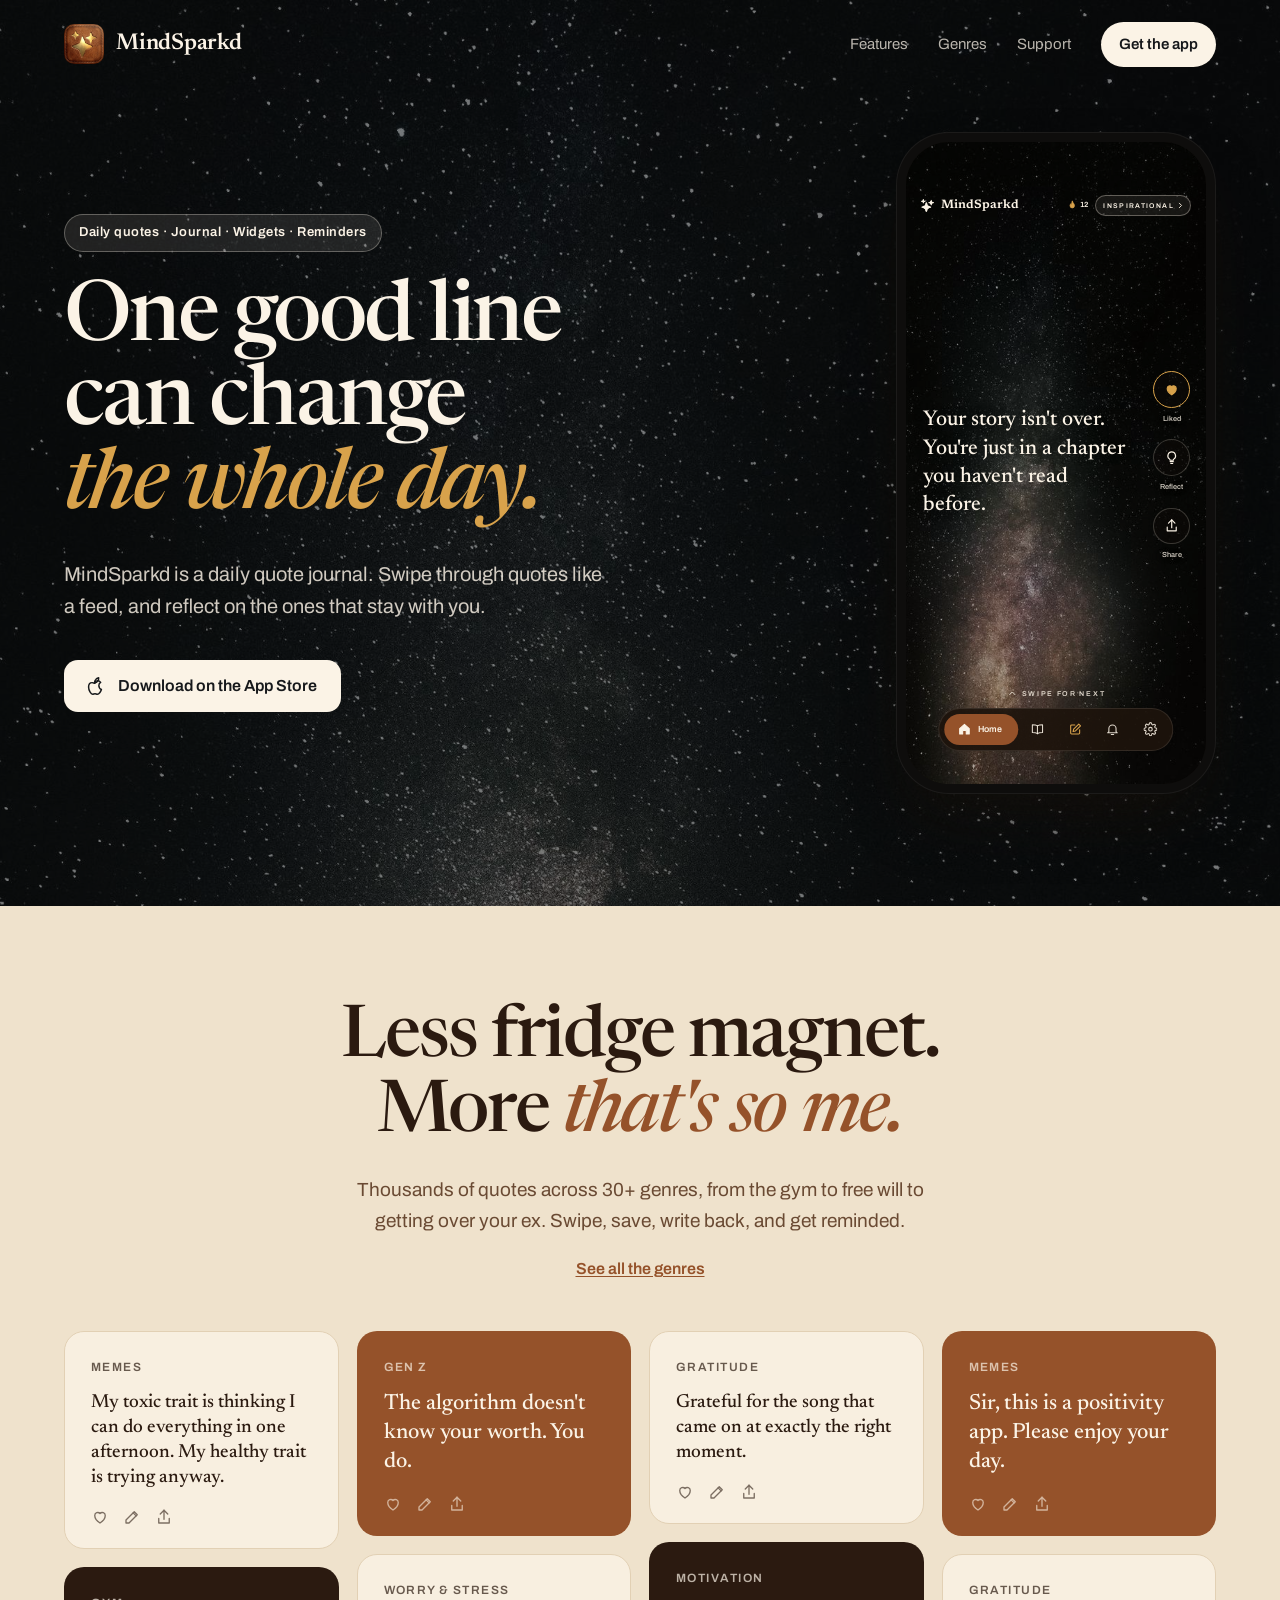
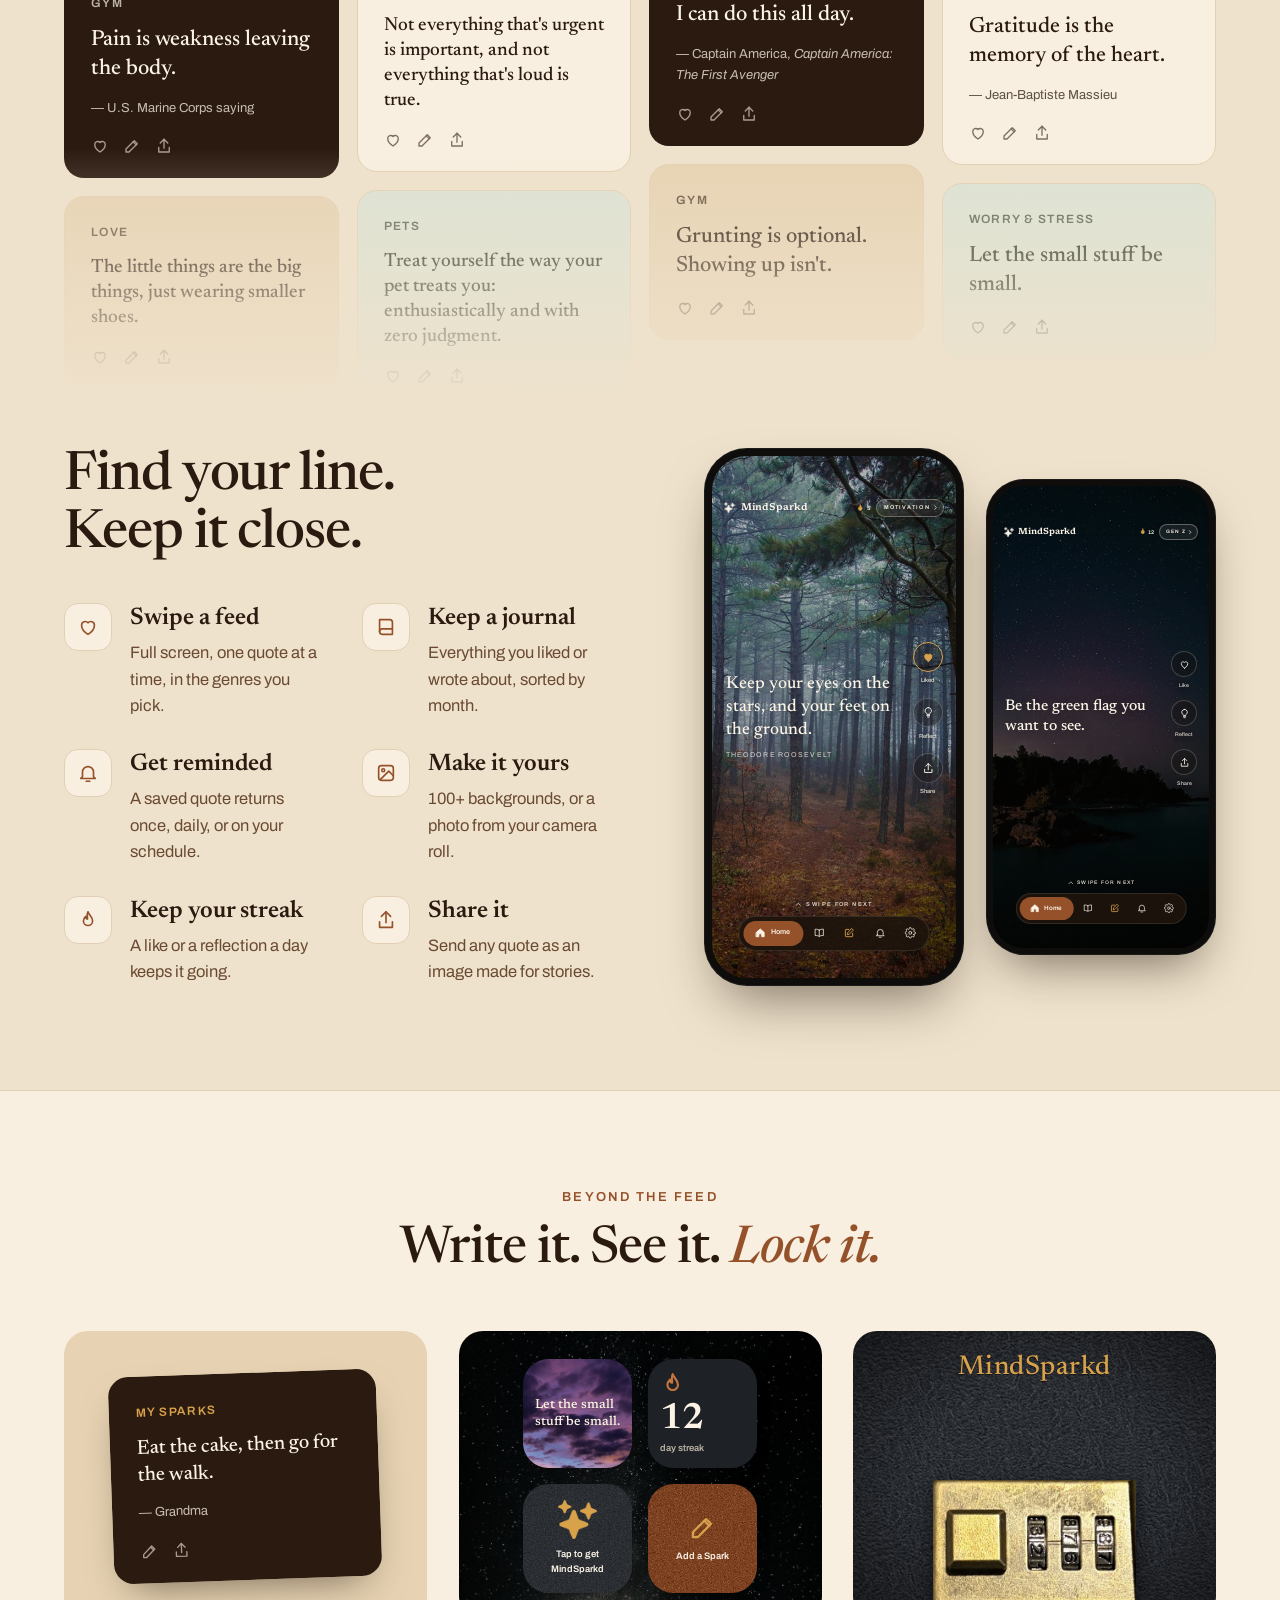
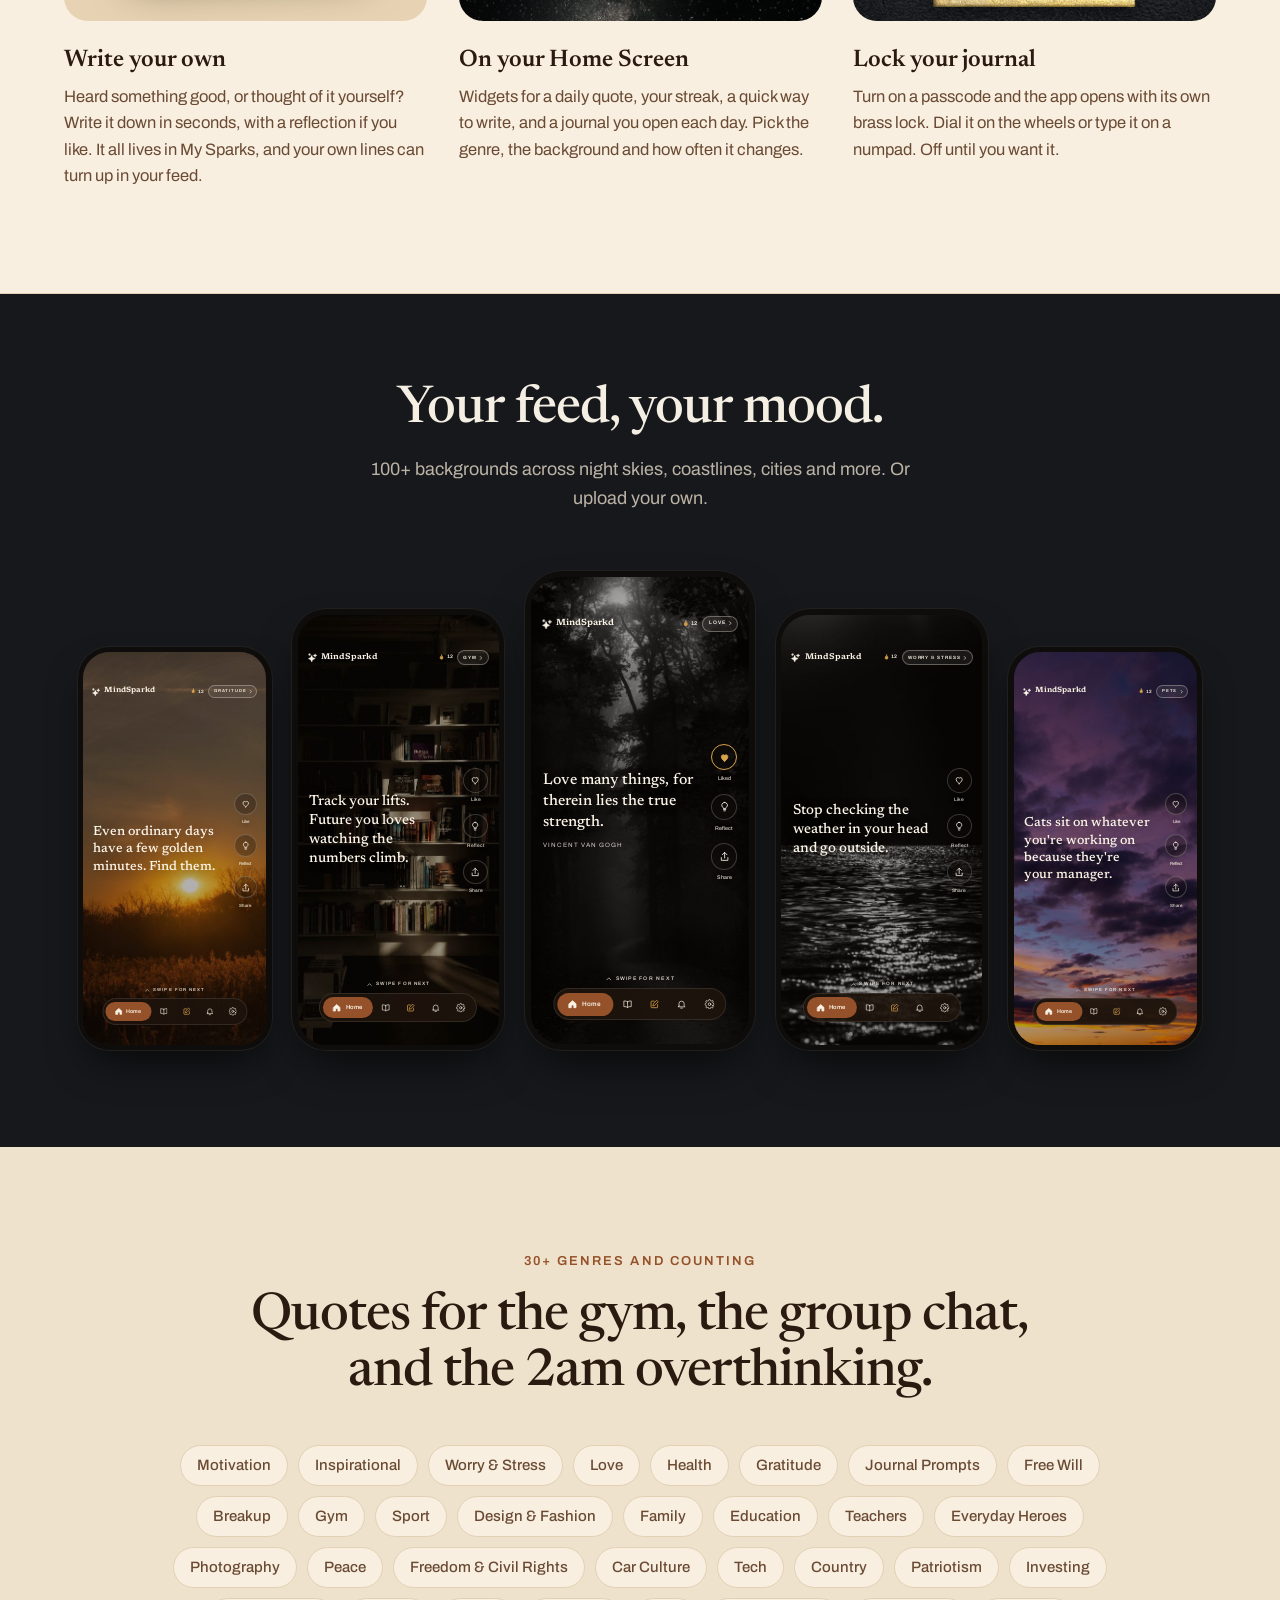
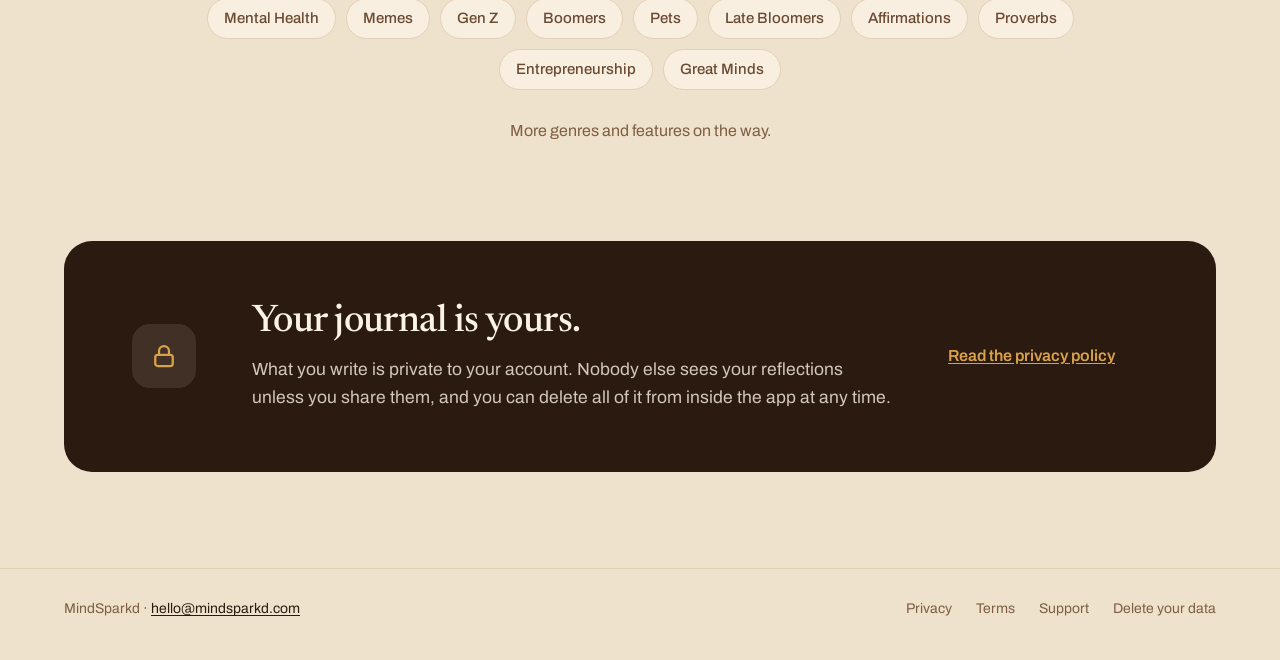
<file: index.html>
<!doctype html>
<html lang="en">
<head>
<meta charset="utf-8">
<meta name="viewport" content="width=device-width, initial-scale=1">
<title>MindSparkd — The daily quote journal</title>
<meta name="description" content="MindSparkd is a daily quote journal app. Swipe through quotes like a feed, reflect on the ones that stay with you, and have them come back when you need them. Now on iPhone.">
<link rel="canonical" href="https://mindsparkd.com/">
<meta property="og:type" content="website">
<meta property="og:site_name" content="MindSparkd">
<meta property="og:title" content="MindSparkd — The daily quote journal">
<meta property="og:description" content="A daily quote journal. Swipe through quotes like a feed, and reflect on the ones that stay with you. Now on iPhone.">
<meta property="og:url" content="https://mindsparkd.com/">
<meta name="twitter:card" content="summary">
<meta name="p:domain_verify" content="759497502c1a7ba2af2b91738e3592cd">
<meta name="theme-color" content="#EFE2CC" media="(prefers-color-scheme: light)">
<meta name="theme-color" content="#16181B" media="(prefers-color-scheme: dark)">
<link rel="icon" href="favicon.ico" sizes="any">
<link rel="apple-touch-icon" href="assets/apple-touch-icon.png">
<link rel="preconnect" href="https://fonts.googleapis.com">
<link rel="preconnect" href="https://fonts.gstatic.com" crossorigin>
<link href="https://fonts.googleapis.com/css2?family=Archivo:wght@400;500;600&family=Newsreader:ital,opsz,wght@0,6..72,400;0,6..72,500;0,6..72,600;1,6..72,500&display=swap" rel="stylesheet">
<link rel="stylesheet" href="assets/style.css?v=20261021">
<link rel="stylesheet" href="assets/home.css?v=20261021">
</head>
<body>

<svg width="0" height="0" style="position: absolute" aria-hidden="true">
  <symbol id="i-heart" viewBox="0 0 24 24"><path d="M12 20s-7-4.4-7-10a4 4 0 0 1 7-2.6A4 4 0 0 1 19 10c0 5.6-7 10-7 10z"/></symbol>
  <symbol id="i-pen" viewBox="0 0 24 24"><path d="M4 20h4L19 9l-4-4L4 16v4z"/><path d="M13.5 6.5l4 4"/></symbol>
  <symbol id="i-share" viewBox="0 0 24 24"><path d="M12 3v12"/><path d="M7 8l5-5 5 5"/><path d="M5 14v6h14v-6"/></symbol>
  <symbol id="i-home" viewBox="0 0 24 24"><path d="M4 11l8-7 8 7v9h-5v-6H9v6H4z"/></symbol>
  <symbol id="i-journal" viewBox="0 0 24 24"><path d="M5 4h11a3 3 0 0 1 3 3v13H8a3 3 0 0 1-3-3V4z"/><path d="M5 17a3 3 0 0 1 3-3h11"/></symbol>
  <symbol id="i-bell" viewBox="0 0 24 24"><path d="M6 16v-5a6 6 0 0 1 12 0v5l2 2H4l2-2z"/><path d="M10 21h4"/></symbol>
  <symbol id="i-sliders" viewBox="0 0 24 24"><path d="M4 7h10"/><path d="M18 7h2"/><path d="M4 17h4"/><path d="M12 17h8"/><circle cx="16" cy="7" r="2"/><circle cx="10" cy="17" r="2"/></symbol>
  <symbol id="i-flame" viewBox="0 0 24 24"><path d="M12 3c1 3.5 5 5.5 5 10a5 5 0 0 1-10 0c0-2.5 1.5-4 2.5-5 0 2 1 3 2 3 0-3-1-5.5.5-8z"/></symbol>
  <symbol id="i-image" viewBox="0 0 24 24"><rect x="4" y="4" width="16" height="16" rx="3"/><circle cx="9" cy="9" r="1.6"/><path d="M20 15l-5-5-9 9"/></symbol>
  <symbol id="i-lock" viewBox="0 0 24 24"><rect x="5" y="11" width="14" height="9" rx="2"/><path d="M8 11V8a4 4 0 0 1 8 0v3"/></symbol>
  <symbol id="i-apple" viewBox="0 0 24 24"><path d="M16 3c-1.2.1-2.6.9-3.3 2-.7.9-1.2 2.2-1 3.4 1.3 0 2.6-.8 3.3-1.8.7-1 1.1-2.3 1-3.6z"/><path d="M12 9c-1 0-2-.7-3.2-.7C6.8 8.3 5 10 5 13.2 5 17 7.6 21 9.4 21c.9 0 1.5-.6 2.6-.6s1.6.6 2.6.6c1.9 0 4-3.5 4.4-5.2-2-.8-2.8-2.6-2.8-4.3 0-1.6.9-2.8 2-3.4-.8-1.1-2.1-1.8-3.2-1.8-1.3 0-2.1.7-3 .7z"/></symbol>
  <symbol id="i-bulb" viewBox="0 0 24 24"><path d="M9.5 18h5"/><path d="M10.5 21h3"/><path d="M12 3a6 6 0 0 0-3.6 10.8c.7.6 1.1 1.4 1.1 2.2h5c0-.8.4-1.6 1.1-2.2A6 6 0 0 0 12 3z"/></symbol>
  <symbol id="i-book" viewBox="0 0 24 24"><path d="M12 6.5C10.4 5.2 8 4.5 3.5 4.5v13c4.5 0 6.9.7 8.5 2 1.6-1.3 4-2 8.5-2v-13C16 4.5 13.6 5.2 12 6.5z"/><path d="M12 6.5v13"/></symbol>
  <symbol id="i-compose" viewBox="0 0 24 24"><path d="M19 13v5.5a1.5 1.5 0 0 1-1.5 1.5h-12A1.5 1.5 0 0 1 4 18.5v-12A1.5 1.5 0 0 1 5.5 5H11"/><path d="M17.5 3.5l3 3-8.5 8.5-4 1 1-4z"/></symbol>
  <symbol id="i-gear" viewBox="0 0 24 24"><circle cx="12" cy="12" r="3"/><path d="M19.4 15a1.65 1.65 0 0 0 .33 1.82l.06.06a2 2 0 1 1-2.83 2.83l-.06-.06a1.65 1.65 0 0 0-1.82-.33 1.65 1.65 0 0 0-1 1.51V21a2 2 0 1 1-4 0v-.09A1.65 1.65 0 0 0 9 19.4a1.65 1.65 0 0 0-1.82.33l-.06.06a2 2 0 1 1-2.83-2.83l.06-.06A1.65 1.65 0 0 0 4.68 15a1.65 1.65 0 0 0-1.51-1H3a2 2 0 1 1 0-4h.09A1.65 1.65 0 0 0 4.6 9a1.65 1.65 0 0 0-.33-1.82l-.06-.06a2 2 0 1 1 2.83-2.83l.06.06A1.65 1.65 0 0 0 9 4.68a1.65 1.65 0 0 0 1-1.51V3a2 2 0 1 1 4 0v.09a1.65 1.65 0 0 0 1 1.51 1.65 1.65 0 0 0 1.82-.33l.06-.06a2 2 0 1 1 2.83 2.83l-.06.06A1.65 1.65 0 0 0 19.32 9a1.65 1.65 0 0 0 1.51 1H21a2 2 0 1 1 0 4h-.09a1.65 1.65 0 0 0-1.51 1z"/></symbol>
  <symbol id="i-chev" viewBox="0 0 24 24"><path d="M9 6l6 6-6 6"/></symbol>
  <symbol id="i-up" viewBox="0 0 24 24"><path d="M6 15l6-6 6 6"/></symbol>
</svg>

<header class="site-header over-hero">
  <div class="bar">
    <a class="brand" href="index.html">
      <img src="assets/icon.png" alt="" width="40" height="40">
      <span>MindSparkd</span>
    </a>
    <nav class="site-nav" aria-label="Main">
      <a href="#features">Features</a>
      <a href="#genres">Genres</a>
      <a href="support.html">Support</a>
      <a class="pill" href="#download">Get the app</a>
    </nav>
  </div>
</header>

<main>

<section class="hero" aria-labelledby="hero-title">
  <img class="sky" src="assets/bg/night-sky-wide.jpg" alt="">
  <div class="bar hero-body">
    <div>
      <p class="badge">Daily quotes · Journal · Widgets · Reminders</p>
      <h1 id="hero-title">One good line<br>can change<br><em>the whole day.</em></h1>
      <p class="lede">MindSparkd is a daily quote journal. Swipe through quotes like
      a feed, and reflect on the ones that stay with you.</p>
      <a class="store" id="download" href="https://apps.apple.com/app/id6801309940"><svg class="i"><use href="#i-apple"/></svg>Download on the App Store</a>
    </div>
    <div class="phone" role="img" aria-label="The MindSparkd feed: a liked Inspirational quote over the Milky Way, Your story isn't over. You're just in a chapter you haven't read before, with a 12 day streak.">
      <div class="screen">
        <img src="assets/bg/milky-way.jpg" alt="">
        <div class="top"><span class="mark"></span><b>MindSparkd</b><span class="streak"><svg class="i"><use href="#i-flame"/></svg>12</span><span class="cat">Inspirational<svg class="i"><use href="#i-chev"/></svg></span></div>
        <div class="body"><p class="q">Your story isn't over. You're just in a chapter you haven't read before.</p></div>
        <div class="rail"><span class="liked"><i><svg class="i"><use href="#i-heart"/></svg></i><small>Liked</small></span><span><i><svg class="i"><use href="#i-bulb"/></svg></i><small>Reflect</small></span><span><i><svg class="i"><use href="#i-share"/></svg></i><small>Share</small></span></div>
        <p class="swipe"><svg class="i"><use href="#i-up"/></svg>Swipe for next</p>
        <div class="nav"><span class="on"><svg class="i"><use href="#i-home"/></svg><b>Home</b></span><span><svg class="i"><use href="#i-book"/></svg></span><span class="write"><svg class="i"><use href="#i-compose"/></svg></span><span><svg class="i"><use href="#i-bell"/></svg></span><span><svg class="i"><use href="#i-gear"/></svg></span></div>
      </div>
    </div>
  </div>
</section>

<section class="wall-section" aria-labelledby="wall-title">
  <div class="bar">
    <div class="wall-head">
      <h2 id="wall-title">Less fridge magnet.<br class="lg"> More <em>that's so me.</em></h2>
      <p>Thousands of quotes across 30+ genres, from the gym to free will to
      getting over your ex. Swipe, save, write back, and get reminded.</p>
      <a class="see-all" href="#genres">See all the genres</a>
    </div>
    <div class="wall">
      <div class="cols">
        <figure class="qcard"><p class="g">Memes</p><blockquote>My toxic trait is thinking I can do everything in one afternoon. My healthy trait is trying anyway.</blockquote><div class="acts" aria-hidden="true"><svg class="i"><use href="#i-heart"/></svg><svg class="i"><use href="#i-pen"/></svg><svg class="i"><use href="#i-share"/></svg></div></figure>
        <figure class="qcard leather big"><p class="g">Gym</p><blockquote>Pain is weakness leaving the body.</blockquote><figcaption class="by">— U.S. Marine Corps saying</figcaption><div class="acts" aria-hidden="true"><svg class="i"><use href="#i-heart"/></svg><svg class="i"><use href="#i-pen"/></svg><svg class="i"><use href="#i-share"/></svg></div></figure>
        <figure class="qcard tan"><p class="g">Love</p><blockquote>The little things are the big things, just wearing smaller shoes.</blockquote><div class="acts" aria-hidden="true"><svg class="i"><use href="#i-heart"/></svg><svg class="i"><use href="#i-pen"/></svg><svg class="i"><use href="#i-share"/></svg></div></figure>
        <figure class="qcard cognac big"><p class="g">Gen Z</p><blockquote>The algorithm doesn't know your worth. You do.</blockquote><div class="acts" aria-hidden="true"><svg class="i"><use href="#i-heart"/></svg><svg class="i"><use href="#i-pen"/></svg><svg class="i"><use href="#i-share"/></svg></div></figure>
        <figure class="qcard"><p class="g">Worry &amp; Stress</p><blockquote>Not everything that's urgent is important, and not everything that's loud is true.</blockquote><div class="acts" aria-hidden="true"><svg class="i"><use href="#i-heart"/></svg><svg class="i"><use href="#i-pen"/></svg><svg class="i"><use href="#i-share"/></svg></div></figure>
        <figure class="qcard sage"><p class="g">Pets</p><blockquote>Treat yourself the way your pet treats you: enthusiastically and with zero judgment.</blockquote><div class="acts" aria-hidden="true"><svg class="i"><use href="#i-heart"/></svg><svg class="i"><use href="#i-pen"/></svg><svg class="i"><use href="#i-share"/></svg></div></figure>
        <figure class="qcard"><p class="g">Gratitude</p><blockquote>Grateful for the song that came on at exactly the right moment.</blockquote><div class="acts" aria-hidden="true"><svg class="i"><use href="#i-heart"/></svg><svg class="i"><use href="#i-pen"/></svg><svg class="i"><use href="#i-share"/></svg></div></figure>
        <figure class="qcard leather big"><p class="g">Motivation</p><blockquote>I can do this all day.</blockquote><figcaption class="by">— Captain America, <cite>Captain America: The First Avenger</cite></figcaption><div class="acts" aria-hidden="true"><svg class="i"><use href="#i-heart"/></svg><svg class="i"><use href="#i-pen"/></svg><svg class="i"><use href="#i-share"/></svg></div></figure>
        <figure class="qcard tan big"><p class="g">Gym</p><blockquote>Grunting is optional. Showing up isn't.</blockquote><div class="acts" aria-hidden="true"><svg class="i"><use href="#i-heart"/></svg><svg class="i"><use href="#i-pen"/></svg><svg class="i"><use href="#i-share"/></svg></div></figure>
        <figure class="qcard cognac big"><p class="g">Memes</p><blockquote>Sir, this is a positivity app. Please enjoy your day.</blockquote><div class="acts" aria-hidden="true"><svg class="i"><use href="#i-heart"/></svg><svg class="i"><use href="#i-pen"/></svg><svg class="i"><use href="#i-share"/></svg></div></figure>
        <figure class="qcard big"><p class="g">Gratitude</p><blockquote>Gratitude is the memory of the heart.</blockquote><figcaption class="by">— Jean-Baptiste Massieu</figcaption><div class="acts" aria-hidden="true"><svg class="i"><use href="#i-heart"/></svg><svg class="i"><use href="#i-pen"/></svg><svg class="i"><use href="#i-share"/></svg></div></figure>
        <figure class="qcard sage big"><p class="g">Worry &amp; Stress</p><blockquote>Let the small stuff be small.</blockquote><div class="acts" aria-hidden="true"><svg class="i"><use href="#i-heart"/></svg><svg class="i"><use href="#i-pen"/></svg><svg class="i"><use href="#i-share"/></svg></div></figure>
      </div>
    </div>
  </div>
</section>

<section class="features" aria-labelledby="features-title">
  <div class="bar" id="features">
    <div>
      <h2 id="features-title">Find your line.<br>Keep it close.</h2>
      <ul class="feat-grid">
        <li><span class="ico"><svg class="i"><use href="#i-heart"/></svg></span><div><h3>Swipe a feed</h3><p>Full screen, one quote at a time, in the genres you pick.</p></div></li>
        <li><span class="ico"><svg class="i"><use href="#i-journal"/></svg></span><div><h3>Keep a journal</h3><p>Everything you liked or wrote about, sorted by month.</p></div></li>
        <li><span class="ico"><svg class="i"><use href="#i-bell"/></svg></span><div><h3>Get reminded</h3><p>A saved quote returns once, daily, or on your schedule.</p></div></li>
        <li><span class="ico"><svg class="i"><use href="#i-image"/></svg></span><div><h3>Make it yours</h3><p>100+ backgrounds, or a photo from your camera roll.</p></div></li>
        <li><span class="ico"><svg class="i"><use href="#i-flame"/></svg></span><div><h3>Keep your streak</h3><p>A like or a reflection a day keeps it going.</p></div></li>
        <li><span class="ico"><svg class="i"><use href="#i-share"/></svg></span><div><h3>Share it</h3><p>Send any quote as an image made for stories.</p></div></li>
      </ul>
    </div>
    <div class="pair">
      <div class="phone" role="img" aria-label="A liked Motivation quote over misty pines, Keep your eyes on the stars, and your feet on the ground, by Theodore Roosevelt, with a 5 day streak.">
        <div class="screen">
          <img src="assets/bg/misty-pines.jpg" alt="" loading="lazy">
          <div class="top"><span class="mark"></span><b>MindSparkd</b><span class="streak"><svg class="i"><use href="#i-flame"/></svg>5</span><span class="cat">Motivation<svg class="i"><use href="#i-chev"/></svg></span></div>
          <div class="body"><p class="q">Keep your eyes on the stars, and your feet on the ground.</p><p class="by">Theodore Roosevelt</p></div>
          <div class="rail"><span class="liked"><i><svg class="i"><use href="#i-heart"/></svg></i><small>Liked</small></span><span><i><svg class="i"><use href="#i-bulb"/></svg></i><small>Reflect</small></span><span><i><svg class="i"><use href="#i-share"/></svg></i><small>Share</small></span></div>
          <p class="swipe"><svg class="i"><use href="#i-up"/></svg>Swipe for next</p>
          <div class="nav"><span class="on"><svg class="i"><use href="#i-home"/></svg><b>Home</b></span><span><svg class="i"><use href="#i-book"/></svg></span><span class="write"><svg class="i"><use href="#i-compose"/></svg></span><span><svg class="i"><use href="#i-bell"/></svg></span><span><svg class="i"><use href="#i-gear"/></svg></span></div>
        </div>
      </div>
      <div class="phone" role="img" aria-label="A Gen Z quote over a lake at night: Be the green flag you want to see.">
        <div class="screen">
          <img src="assets/bg/night-lake.jpg" alt="" loading="lazy">
          <div class="top"><span class="mark"></span><b>MindSparkd</b><span class="streak"><svg class="i"><use href="#i-flame"/></svg>12</span><span class="cat">Gen Z<svg class="i"><use href="#i-chev"/></svg></span></div>
          <div class="body"><p class="q">Be the green flag you want to see.</p></div>
          <div class="rail"><span><i><svg class="i"><use href="#i-heart"/></svg></i><small>Like</small></span><span><i><svg class="i"><use href="#i-bulb"/></svg></i><small>Reflect</small></span><span><i><svg class="i"><use href="#i-share"/></svg></i><small>Share</small></span></div>
          <p class="swipe"><svg class="i"><use href="#i-up"/></svg>Swipe for next</p>
          <div class="nav"><span class="on"><svg class="i"><use href="#i-home"/></svg><b>Home</b></span><span><svg class="i"><use href="#i-book"/></svg></span><span class="write"><svg class="i"><use href="#i-compose"/></svg></span><span><svg class="i"><use href="#i-bell"/></svg></span><span><svg class="i"><use href="#i-gear"/></svg></span></div>
        </div>
      </div>
    </div>
  </div>
</section>

<section class="extras" aria-labelledby="extras-title">
  <div class="bar">
    <p class="eyebrow">Beyond the feed</p>
    <h2 class="display" id="extras-title">Write it. See it. <em>Lock it.</em></h2>
    <ul class="extra-grid">
      <li>
        <div class="art art-write" aria-hidden="true">
          <figure class="qcard leather"><p class="g">My Sparks</p><blockquote>Eat the cake, then go for the walk.</blockquote><figcaption class="by">— Grandma</figcaption><div class="acts"><svg class="i"><use href="#i-pen"/></svg><svg class="i"><use href="#i-share"/></svg></div></figure>
        </div>
        <h3>Write your own</h3>
        <p>Heard something good, or thought of it yourself? Write it down in
        seconds, with a reflection if you like. It all lives in My Sparks, and
        your own lines can turn up in your feed.</p>
      </li>
      <li>
        <div class="art art-widgets" aria-hidden="true">
          <img class="wall-photo" src="assets/bg/night-sky-wide.jpg" alt="" loading="lazy">
          <div class="widgets">
            <div class="w w-quote"><img src="assets/bg/violet-dusk.jpg" alt="" loading="lazy"><p>Let the small stuff be small.</p></div>
            <div class="w w-streak"><svg class="i"><use href="#i-flame"/></svg><b>12</b><span>day streak</span></div>
            <div class="w w-tap"><span class="sparkles"></span><span>Tap to get MindSparkd</span></div>
            <div class="w w-spark"><svg class="i"><use href="#i-pen"/></svg><span>Add a Spark</span></div>
          </div>
        </div>
        <h3>On your Home Screen</h3>
        <p>Widgets for a daily quote, your streak, a quick way to write, and a
        journal you open each day. Pick the genre, the background and how
        often it changes.</p>
      </li>
      <li>
        <div class="art art-lock" aria-hidden="true">
          <span class="foil">MindSparkd</span>
          <img src="assets/art/lock-body.webp" alt="" loading="lazy">
        </div>
        <h3>Lock your journal</h3>
        <p>Turn on a passcode and the app opens with its own brass lock. Dial
        it on the wheels or type it on a numpad. Off until you want it.</p>
      </li>
    </ul>
  </div>
</section>

<section class="ink" aria-labelledby="ink-title">
  <div class="bar">
    <h2 class="display" id="ink-title">Your feed, your mood.</h2>
    <p>100+ backgrounds across night skies, coastlines, cities and more. Or
    upload your own.</p>
    <div class="strip">
      <div class="strip-row">
        <div class="phone" role="img" aria-label="A Gratitude quote over a golden field at sunset: Even ordinary days have a few golden minutes. Find them.">
          <div class="screen">
            <img src="assets/bg/golden-field.jpg" alt="" loading="lazy">
            <div class="top"><span class="mark"></span><b>MindSparkd</b><span class="streak"><svg class="i"><use href="#i-flame"/></svg>12</span><span class="cat">Gratitude<svg class="i"><use href="#i-chev"/></svg></span></div>
            <div class="body"><p class="q">Even ordinary days have a few golden minutes. Find them.</p></div>
            <div class="rail"><span><i><svg class="i"><use href="#i-heart"/></svg></i><small>Like</small></span><span><i><svg class="i"><use href="#i-bulb"/></svg></i><small>Reflect</small></span><span><i><svg class="i"><use href="#i-share"/></svg></i><small>Share</small></span></div>
            <p class="swipe"><svg class="i"><use href="#i-up"/></svg>Swipe for next</p>
            <div class="nav"><span class="on"><svg class="i"><use href="#i-home"/></svg><b>Home</b></span><span><svg class="i"><use href="#i-book"/></svg></span><span class="write"><svg class="i"><use href="#i-compose"/></svg></span><span><svg class="i"><use href="#i-bell"/></svg></span><span><svg class="i"><use href="#i-gear"/></svg></span></div>
          </div>
        </div>
        <div class="phone" role="img" aria-label="A Gym quote over a quiet library: Track your lifts. Future you loves watching the numbers climb.">
          <div class="screen">
            <img src="assets/bg/quiet-study.jpg" alt="" loading="lazy">
            <div class="top"><span class="mark"></span><b>MindSparkd</b><span class="streak"><svg class="i"><use href="#i-flame"/></svg>12</span><span class="cat">Gym<svg class="i"><use href="#i-chev"/></svg></span></div>
            <div class="body"><p class="q">Track your lifts. Future you loves watching the numbers climb.</p></div>
            <div class="rail"><span><i><svg class="i"><use href="#i-heart"/></svg></i><small>Like</small></span><span><i><svg class="i"><use href="#i-bulb"/></svg></i><small>Reflect</small></span><span><i><svg class="i"><use href="#i-share"/></svg></i><small>Share</small></span></div>
            <p class="swipe"><svg class="i"><use href="#i-up"/></svg>Swipe for next</p>
            <div class="nav"><span class="on"><svg class="i"><use href="#i-home"/></svg><b>Home</b></span><span><svg class="i"><use href="#i-book"/></svg></span><span class="write"><svg class="i"><use href="#i-compose"/></svg></span><span><svg class="i"><use href="#i-bell"/></svg></span><span><svg class="i"><use href="#i-gear"/></svg></span></div>
          </div>
        </div>
        <div class="phone" role="img" aria-label="A liked Love quote over a forest path: Love many things, for therein lies the true strength, by Vincent van Gogh.">
          <div class="screen">
            <img src="assets/bg/forest-path.jpg" alt="" loading="lazy">
            <div class="top"><span class="mark"></span><b>MindSparkd</b><span class="streak"><svg class="i"><use href="#i-flame"/></svg>12</span><span class="cat">Love<svg class="i"><use href="#i-chev"/></svg></span></div>
            <div class="body"><p class="q">Love many things, for therein lies the true strength.</p><p class="by">Vincent van Gogh</p></div>
            <div class="rail"><span class="liked"><i><svg class="i"><use href="#i-heart"/></svg></i><small>Liked</small></span><span><i><svg class="i"><use href="#i-bulb"/></svg></i><small>Reflect</small></span><span><i><svg class="i"><use href="#i-share"/></svg></i><small>Share</small></span></div>
            <p class="swipe"><svg class="i"><use href="#i-up"/></svg>Swipe for next</p>
            <div class="nav"><span class="on"><svg class="i"><use href="#i-home"/></svg><b>Home</b></span><span><svg class="i"><use href="#i-book"/></svg></span><span class="write"><svg class="i"><use href="#i-compose"/></svg></span><span><svg class="i"><use href="#i-bell"/></svg></span><span><svg class="i"><use href="#i-gear"/></svg></span></div>
          </div>
        </div>
        <div class="phone" role="img" aria-label="A Worry and Stress quote over moonlight on the sea: Stop checking the weather in your head and go outside.">
          <div class="screen">
            <img src="assets/bg/moon-path.jpg" alt="" loading="lazy">
            <div class="top"><span class="mark"></span><b>MindSparkd</b><span class="streak"><svg class="i"><use href="#i-flame"/></svg>12</span><span class="cat">Worry &amp; Stress<svg class="i"><use href="#i-chev"/></svg></span></div>
            <div class="body"><p class="q">Stop checking the weather in your head and go outside.</p></div>
            <div class="rail"><span><i><svg class="i"><use href="#i-heart"/></svg></i><small>Like</small></span><span><i><svg class="i"><use href="#i-bulb"/></svg></i><small>Reflect</small></span><span><i><svg class="i"><use href="#i-share"/></svg></i><small>Share</small></span></div>
            <p class="swipe"><svg class="i"><use href="#i-up"/></svg>Swipe for next</p>
            <div class="nav"><span class="on"><svg class="i"><use href="#i-home"/></svg><b>Home</b></span><span><svg class="i"><use href="#i-book"/></svg></span><span class="write"><svg class="i"><use href="#i-compose"/></svg></span><span><svg class="i"><use href="#i-bell"/></svg></span><span><svg class="i"><use href="#i-gear"/></svg></span></div>
          </div>
        </div>
        <div class="phone" role="img" aria-label="A Pets quote over a violet dusk sky: Cats sit on whatever you're working on because they're your manager.">
          <div class="screen">
            <img src="assets/bg/violet-dusk.jpg" alt="" loading="lazy">
            <div class="top"><span class="mark"></span><b>MindSparkd</b><span class="streak"><svg class="i"><use href="#i-flame"/></svg>12</span><span class="cat">Pets<svg class="i"><use href="#i-chev"/></svg></span></div>
            <div class="body"><p class="q">Cats sit on whatever you're working on because they're your manager.</p></div>
            <div class="rail"><span><i><svg class="i"><use href="#i-heart"/></svg></i><small>Like</small></span><span><i><svg class="i"><use href="#i-bulb"/></svg></i><small>Reflect</small></span><span><i><svg class="i"><use href="#i-share"/></svg></i><small>Share</small></span></div>
            <p class="swipe"><svg class="i"><use href="#i-up"/></svg>Swipe for next</p>
            <div class="nav"><span class="on"><svg class="i"><use href="#i-home"/></svg><b>Home</b></span><span><svg class="i"><use href="#i-book"/></svg></span><span class="write"><svg class="i"><use href="#i-compose"/></svg></span><span><svg class="i"><use href="#i-bell"/></svg></span><span><svg class="i"><use href="#i-gear"/></svg></span></div>
          </div>
        </div>
      </div>
    </div>
  </div>
</section>

<section class="genres" id="genres" aria-labelledby="genres-title">
  <div class="bar">
    <p class="eyebrow">30+ genres and counting</p>
    <h2 class="display" id="genres-title">Quotes for the gym, the group chat,<br class="lg"> and the 2am overthinking.</h2>
    <ul class="chips">
      <li>Motivation</li><li>Inspirational</li><li>Worry &amp; Stress</li><li>Love</li><li>Health</li><li>Gratitude</li>
      <li>Journal Prompts</li><li>Free Will</li><li>Breakup</li><li>Gym</li><li>Sport</li><li>Design &amp; Fashion</li>
      <li>Family</li><li>Education</li><li>Teachers</li><li>Everyday Heroes</li><li>Photography</li><li>Peace</li>
      <li>Freedom &amp; Civil Rights</li><li>Car Culture</li><li>Tech</li><li>Country</li><li>Patriotism</li>
      <li>Investing</li><li>Mental Health</li><li>Memes</li><li>Gen Z</li><li>Boomers</li><li>Pets</li>
      <li>Late Bloomers</li><li>Affirmations</li><li>Proverbs</li><li>Entrepreneurship</li><li>Great Minds</li>
    </ul>
    <p class="more">More genres and features on the way.</p>
  </div>
</section>

<section class="promise" aria-labelledby="promise-title">
  <div class="bar">
    <div class="promise-card">
      <span class="lock"><svg class="i"><use href="#i-lock"/></svg></span>
      <div>
        <h2 id="promise-title">Your journal is yours.</h2>
        <p>What you write is private to your account. Nobody else sees your
        reflections unless you share them, and you can delete all of it from
        inside the app at any time.</p>
      </div>
      <a href="privacy.html">Read the privacy policy</a>
    </div>
  </div>
</section>

</main>

<footer class="site-footer">
  <div class="bar">
    <p>MindSparkd · <a href="mailto:hello@mindsparkd.com">hello@mindsparkd.com</a></p>
    <nav aria-label="Legal">
      <a href="privacy.html">Privacy</a>
      <a href="terms.html">Terms</a>
      <a href="support.html">Support</a>
      <a href="delete-data.html">Delete your data</a>
    </nav>
  </div>
</footer>

</body>
</html>
</file>
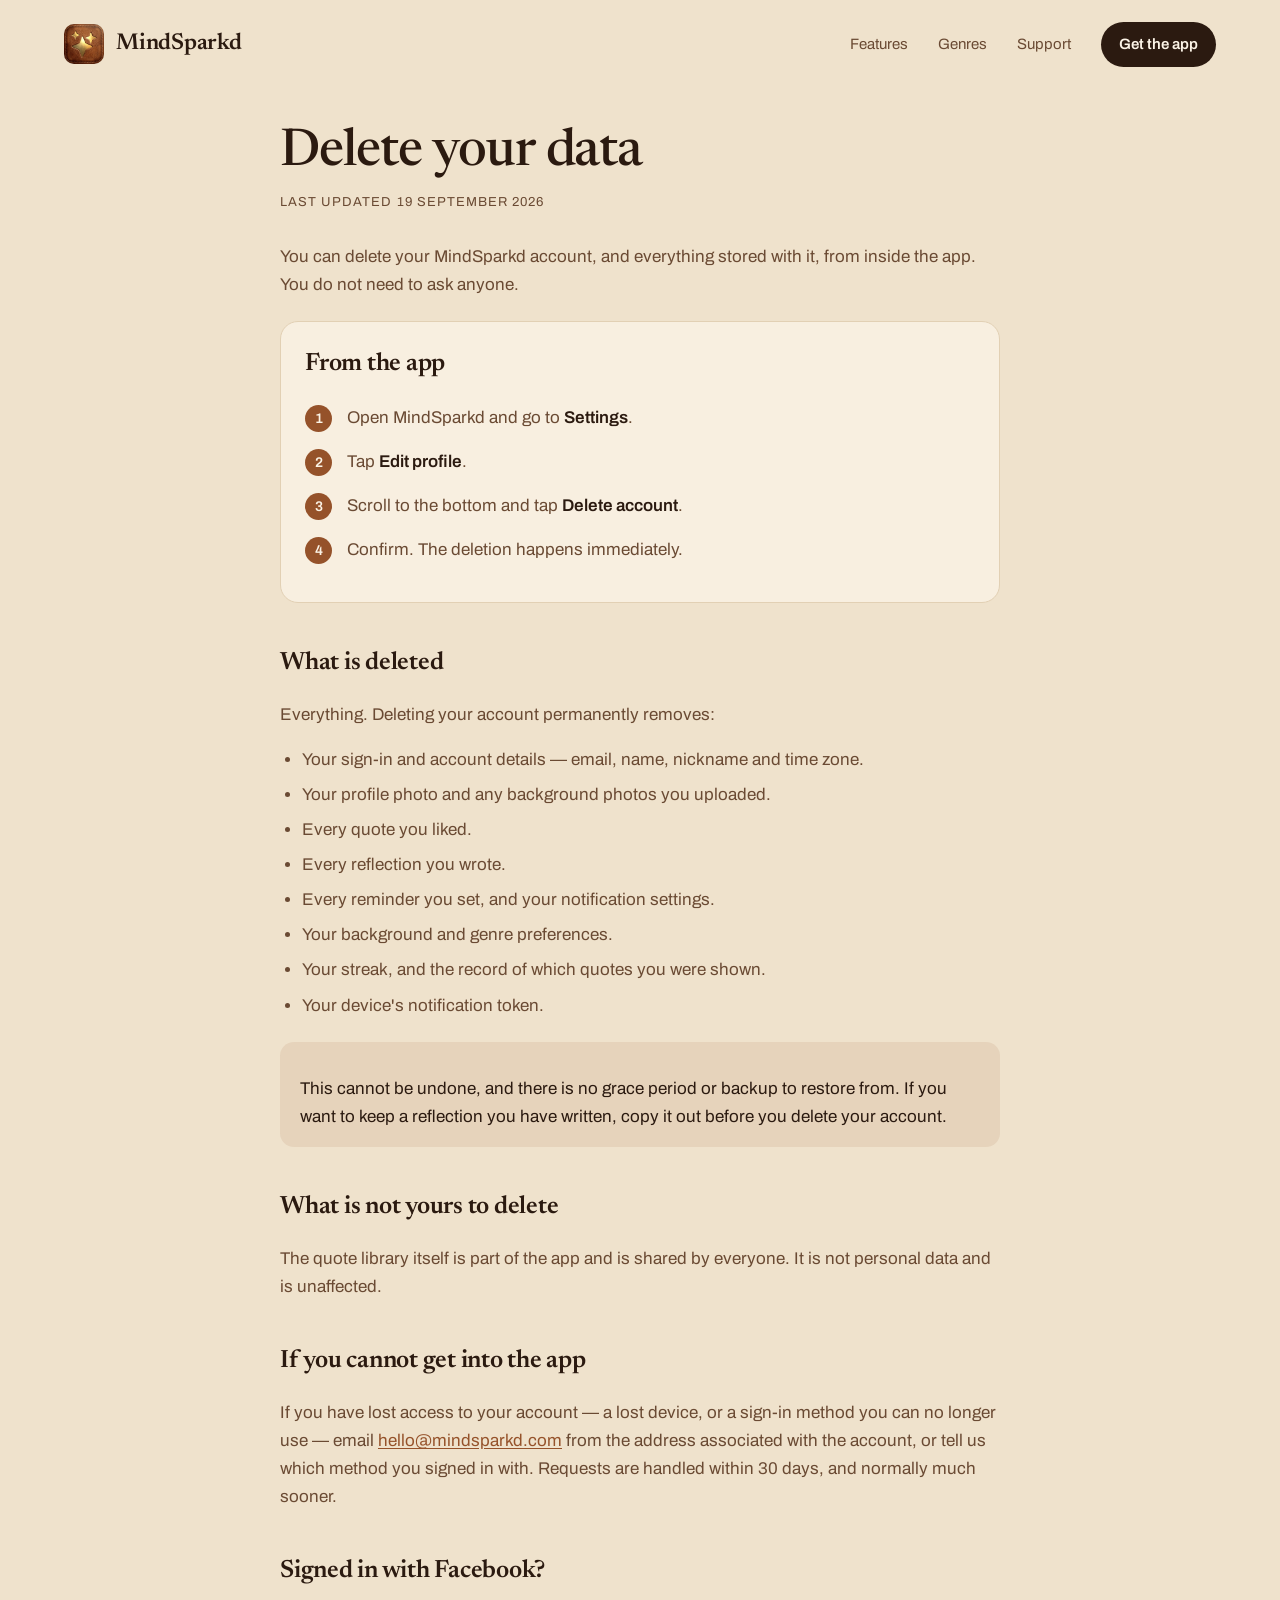
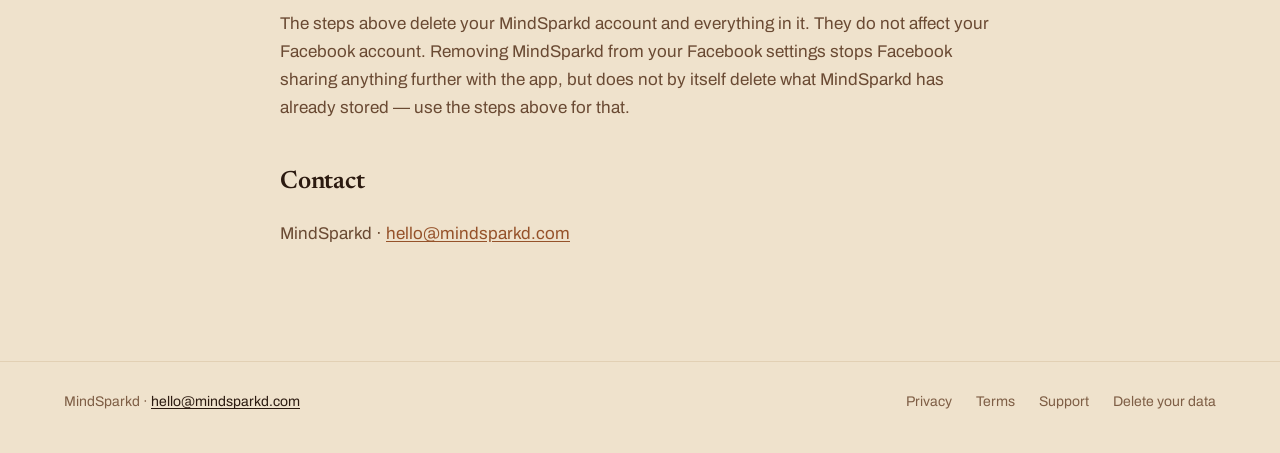
<file: delete-data.html>
<!doctype html>
<html lang="en">
<head>
<meta charset="utf-8">
<meta name="viewport" content="width=device-width, initial-scale=1">
<link rel="icon" href="favicon.ico" sizes="any">
<link rel="apple-touch-icon" href="assets/apple-touch-icon.png">
<link rel="preconnect" href="https://fonts.googleapis.com">
<link rel="preconnect" href="https://fonts.gstatic.com" crossorigin>
<link href="https://fonts.googleapis.com/css2?family=Archivo:wght@400;500;600&family=Newsreader:opsz,wght@6..72,400;6..72,500;6..72,600&display=swap" rel="stylesheet">
<link rel="stylesheet" href="assets/style.css?v=20261021">
<title>Delete Your Data &middot; MindSparkd</title>
<meta name="description" content="How to delete your MindSparkd account and everything in it.">
</head>
<body>
<header class="site-header">
  <div class="bar">
    <a class="brand" href="index.html">
      <img src="assets/icon.png" alt="" width="40" height="40">
      <span>MindSparkd</span>
    </a>
    <nav class="site-nav" aria-label="Main">
      <a href="index.html#features">Features</a>
      <a href="index.html#genres">Genres</a>
      <a href="support.html">Support</a>
      <a class="pill" href="index.html#download">Get the app</a>
    </nav>
  </div>
</header>

<main class="wrap">
<h1>Delete your data</h1>
<p class="updated">Last updated 19 September 2026</p>

<p>You can delete your MindSparkd account, and everything stored with it, from
inside the app. You do not need to ask anyone.</p>

<div class="card">
  <h2>From the app</h2>
  <ol class="steps">
    <li>Open MindSparkd and go to <strong>Settings</strong>.</li>
    <li>Tap <strong>Edit profile</strong>.</li>
    <li>Scroll to the bottom and tap <strong>Delete account</strong>.</li>
    <li>Confirm. The deletion happens immediately.</li>
  </ol>
</div>

<h2>What is deleted</h2>
<p>Everything. Deleting your account permanently removes:</p>
<ul>
  <li>Your sign-in and account details — email, name, nickname and time zone.</li>
  <li>Your profile photo and any background photos you uploaded.</li>
  <li>Every quote you liked.</li>
  <li>Every reflection you wrote.</li>
  <li>Every reminder you set, and your notification settings.</li>
  <li>Your background and genre preferences.</li>
  <li>Your streak, and the record of which quotes you were shown.</li>
  <li>Your device's notification token.</li>
</ul>

<div class="note">
  <p>This cannot be undone, and there is no grace period or backup to restore
  from. If you want to keep a reflection you have written, copy it out before
  you delete your account.</p>
</div>

<h2>What is not yours to delete</h2>
<p>The quote library itself is part of the app and is shared by everyone. It is
not personal data and is unaffected.</p>

<h2>If you cannot get into the app</h2>
<p>If you have lost access to your account — a lost device, or a sign-in method
you can no longer use — email
<a href="mailto:hello@mindsparkd.com">hello@mindsparkd.com</a> from the
address associated with the account, or tell us which method you signed in
with. Requests are handled within 30 days, and normally much sooner.</p>

<h2>Signed in with Facebook?</h2>
<p>The steps above delete your MindSparkd account and everything in it. They do
not affect your Facebook account. Removing MindSparkd from your Facebook
settings stops Facebook sharing anything further with the app, but does not by
itself delete what MindSparkd has already stored — use the steps above for
that.</p>

<h2>Contact</h2>
<p>MindSparkd &middot;
<a href="mailto:hello@mindsparkd.com">hello@mindsparkd.com</a></p>
</main>

<footer class="site-footer">
  <div class="bar">
    <p>MindSparkd · <a href="mailto:hello@mindsparkd.com">hello@mindsparkd.com</a></p>
    <nav aria-label="Legal">
      <a href="privacy.html">Privacy</a>
      <a href="terms.html">Terms</a>
      <a href="support.html">Support</a>
      <a href="delete-data.html">Delete your data</a>
    </nav>
  </div>
</footer>
</body>
</html>
</file>
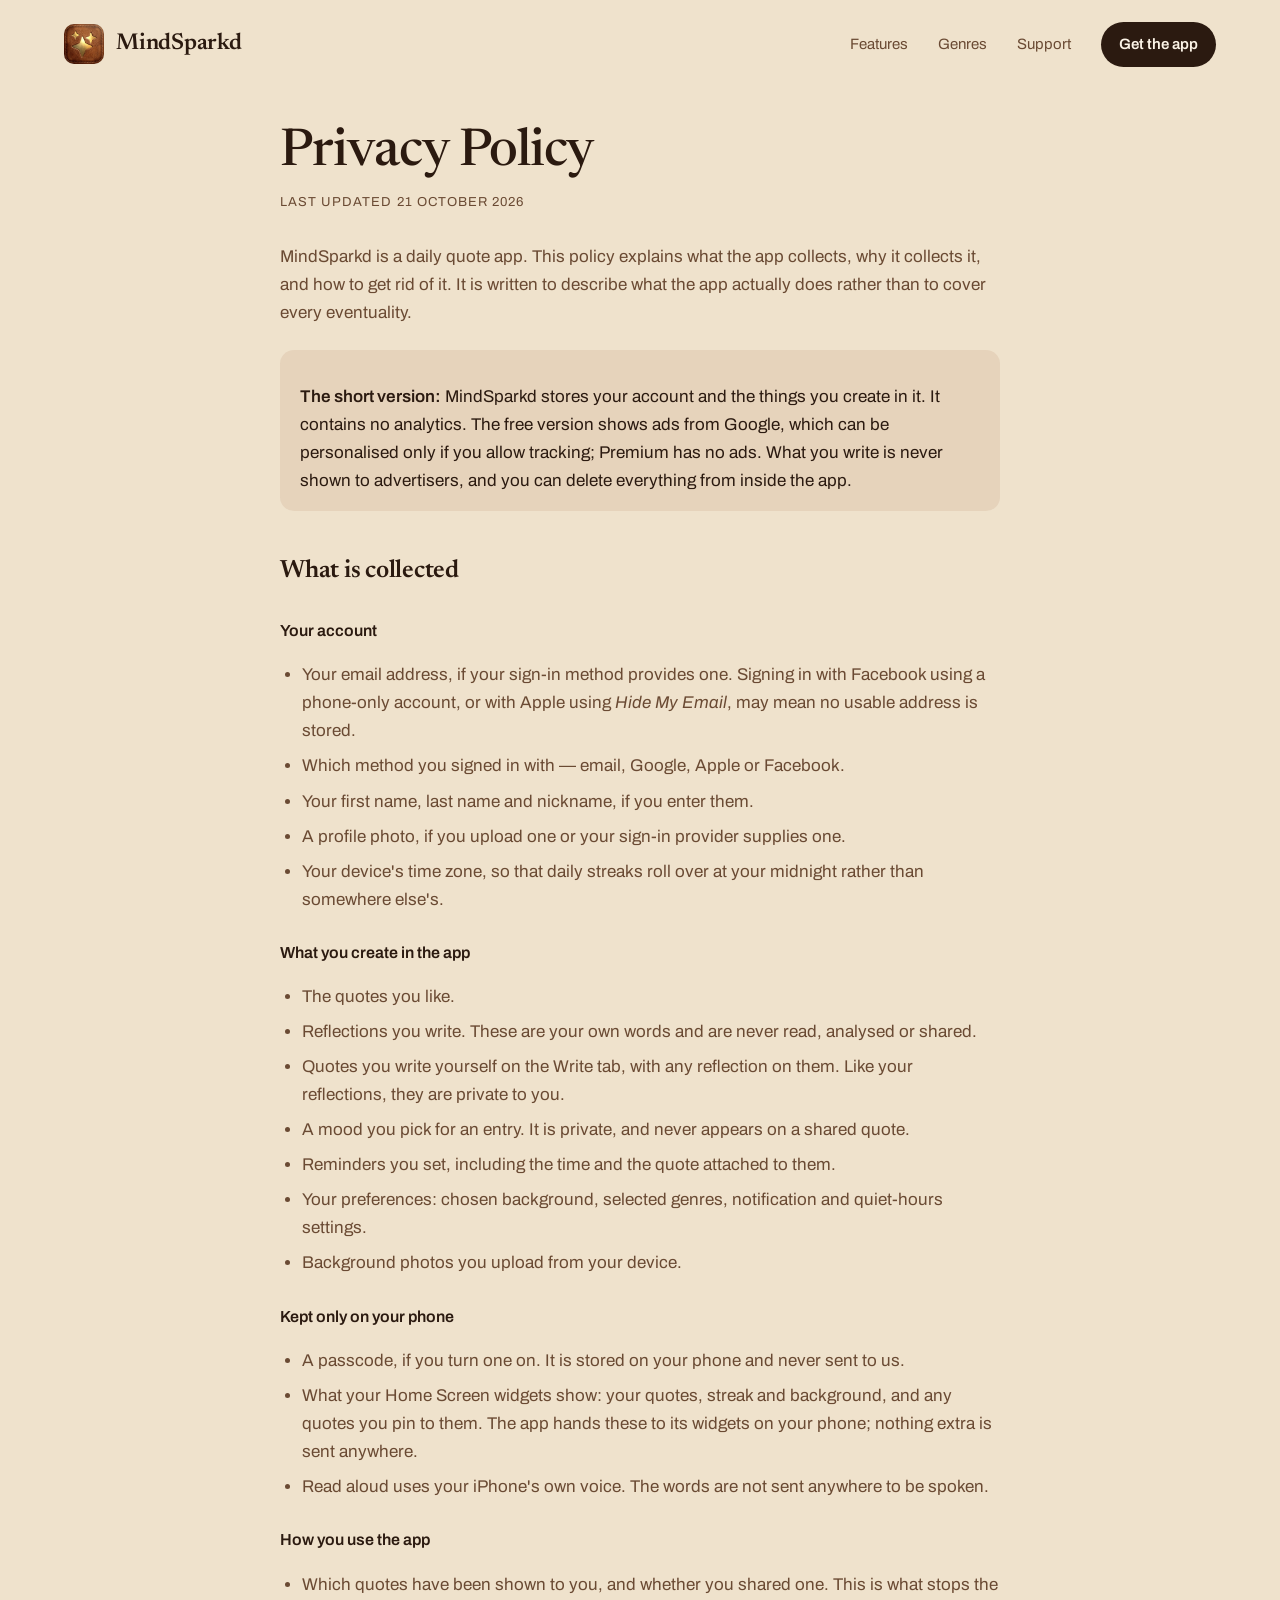
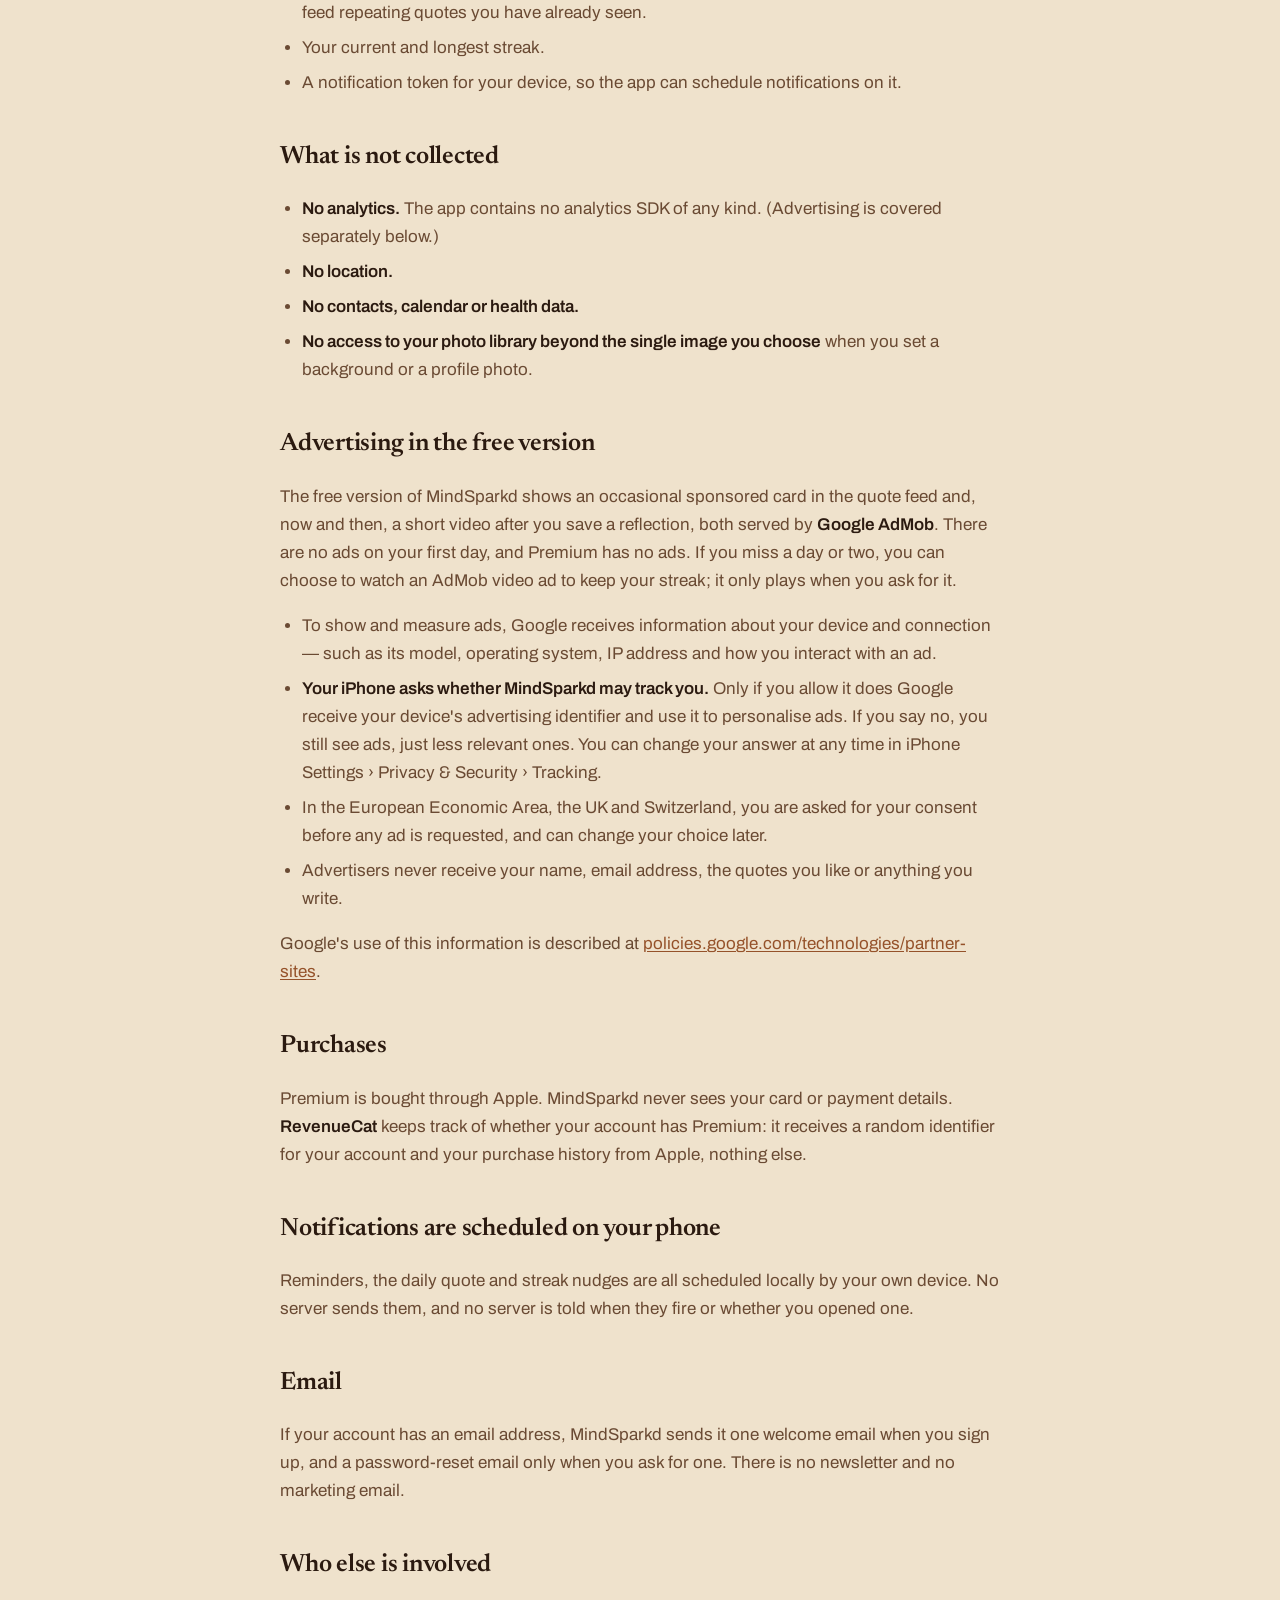
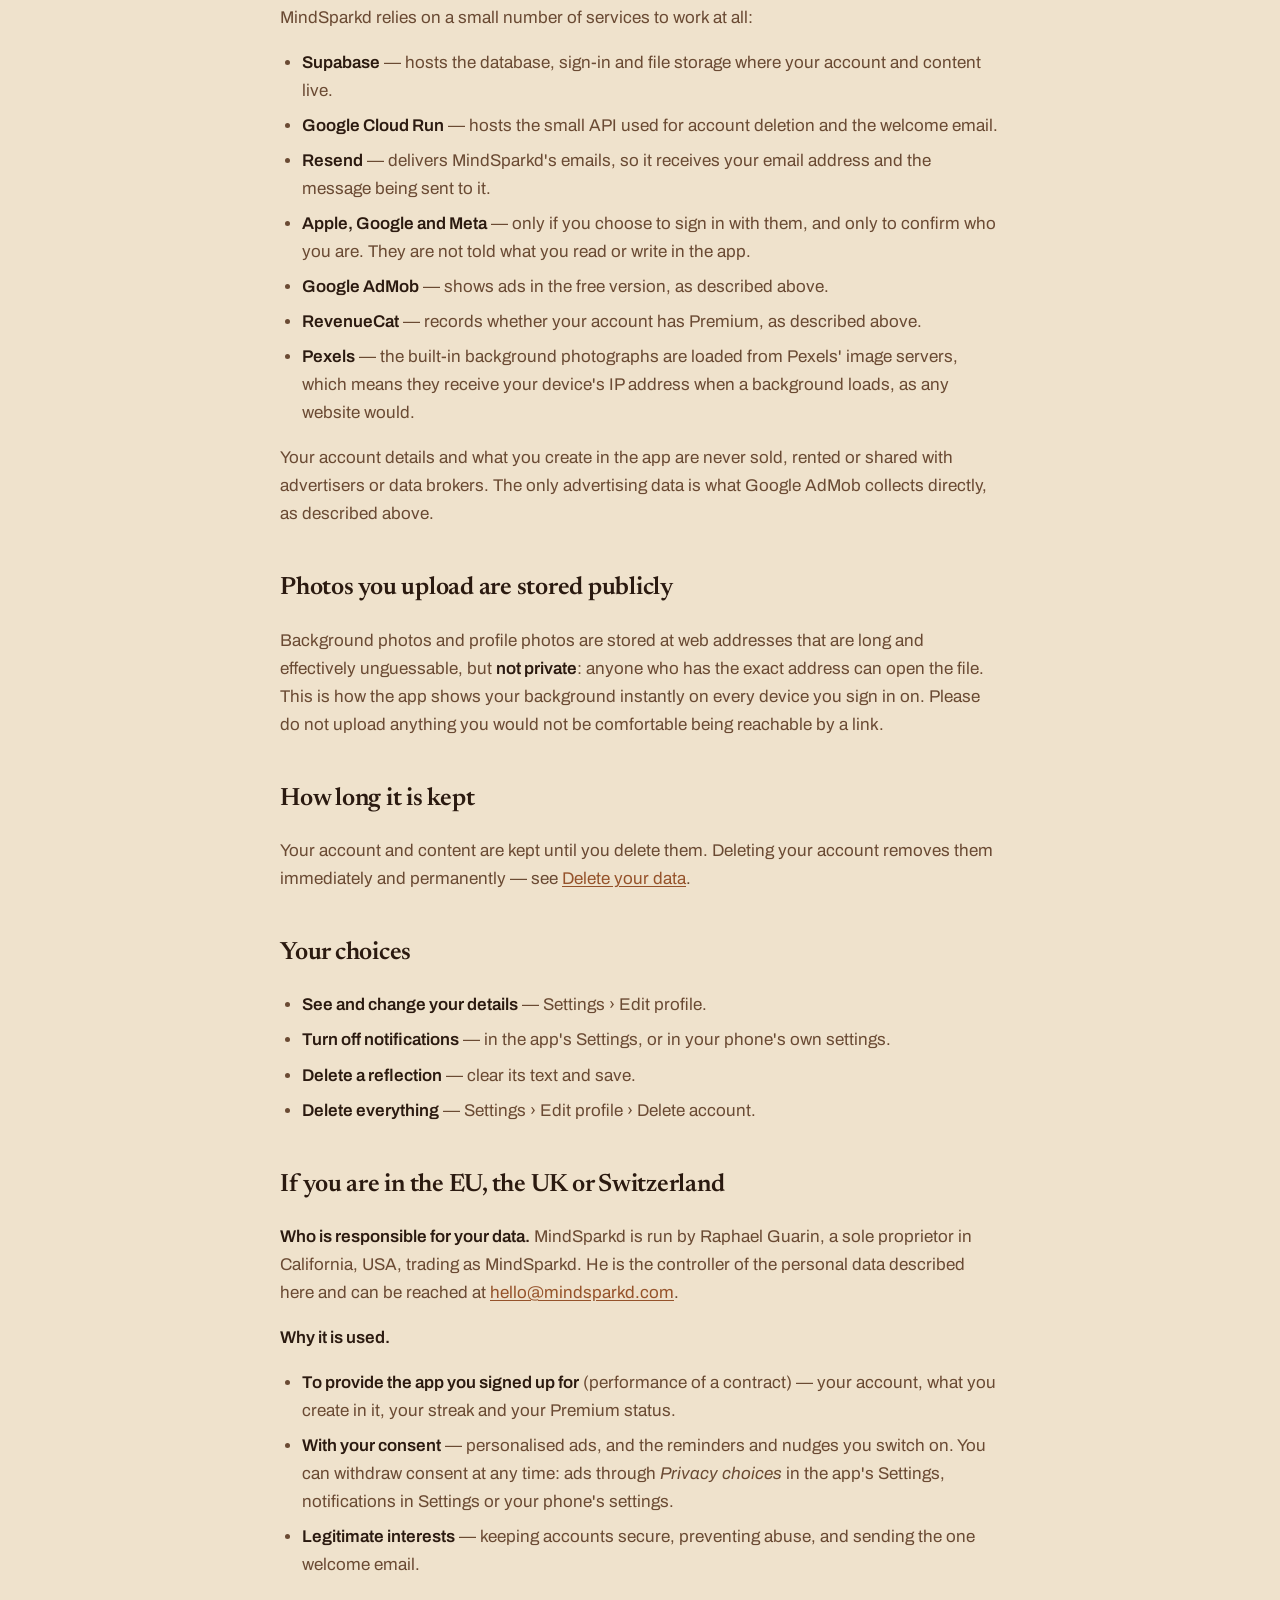
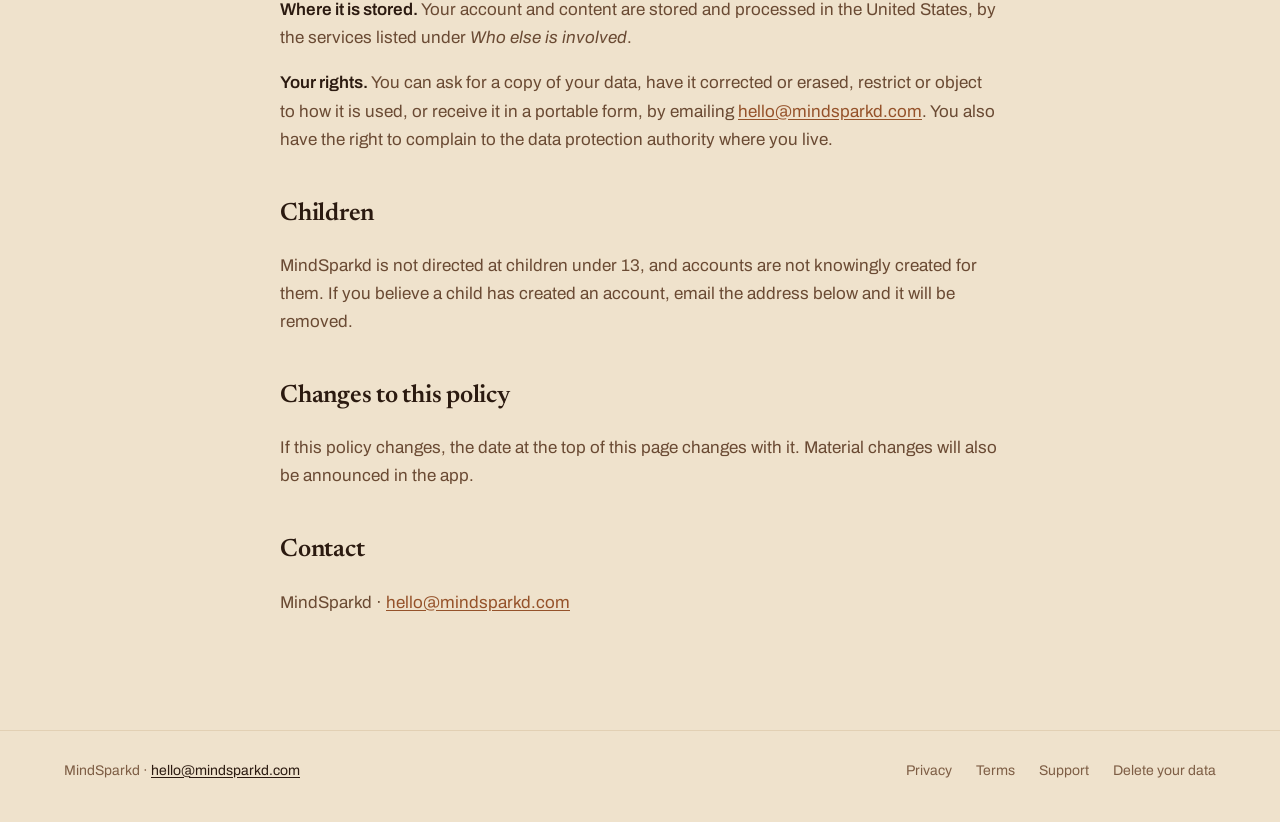
<file: privacy.html>
<!doctype html>
<html lang="en">
<head>
<meta charset="utf-8">
<meta name="viewport" content="width=device-width, initial-scale=1">
<link rel="icon" href="favicon.ico" sizes="any">
<link rel="apple-touch-icon" href="assets/apple-touch-icon.png">
<link rel="preconnect" href="https://fonts.googleapis.com">
<link rel="preconnect" href="https://fonts.gstatic.com" crossorigin>
<link href="https://fonts.googleapis.com/css2?family=Archivo:wght@400;500;600&family=Newsreader:opsz,wght@6..72,400;6..72,500;6..72,600&display=swap" rel="stylesheet">
<link rel="stylesheet" href="assets/style.css?v=20261021">
<title>Privacy Policy &middot; MindSparkd</title>
<meta name="description" content="What MindSparkd collects, why, and how to delete it.">
</head>
<body>
<header class="site-header">
  <div class="bar">
    <a class="brand" href="index.html">
      <img src="assets/icon.png" alt="" width="40" height="40">
      <span>MindSparkd</span>
    </a>
    <nav class="site-nav" aria-label="Main">
      <a href="index.html#features">Features</a>
      <a href="index.html#genres">Genres</a>
      <a href="support.html">Support</a>
      <a class="pill" href="index.html#download">Get the app</a>
    </nav>
  </div>
</header>

<main class="wrap">
<h1>Privacy Policy</h1>
<p class="updated">Last updated 21 October 2026</p>

<p>MindSparkd is a daily quote app. This policy explains what the app collects, why it collects it, and
how to get rid of it. It is written to describe what the app actually does
rather than to cover every eventuality.</p>

<div class="note">
  <p><strong>The short version:</strong> MindSparkd stores your account and the
  things you create in it. It contains no analytics. The free version shows ads
  from Google, which can be personalised only if you allow tracking; Premium has
  no ads. What you write is never shown to advertisers, and you can delete
  everything from inside the app.</p>
</div>

<h2>What is collected</h2>

<h3>Your account</h3>
<ul>
  <li>Your email address, if your sign-in method provides one. Signing in with
  Facebook using a phone-only account, or with Apple using <em>Hide My Email</em>,
  may mean no usable address is stored.</li>
  <li>Which method you signed in with — email, Google, Apple or Facebook.</li>
  <li>Your first name, last name and nickname, if you enter them.</li>
  <li>A profile photo, if you upload one or your sign-in provider supplies one.</li>
  <li>Your device's time zone, so that daily streaks roll over at your midnight
  rather than somewhere else's.</li>
</ul>

<h3>What you create in the app</h3>
<ul>
  <li>The quotes you like.</li>
  <li>Reflections you write. These are your own words and are never read,
  analysed or shared.</li>
  <li>Quotes you write yourself on the Write tab, with any reflection on them.
  Like your reflections, they are private to you.</li>
  <li>A mood you pick for an entry. It is private, and never appears on a
  shared quote.</li>
  <li>Reminders you set, including the time and the quote attached to them.</li>
  <li>Your preferences: chosen background, selected genres, notification and
  quiet-hours settings.</li>
  <li>Background photos you upload from your device.</li>
</ul>

<h3>Kept only on your phone</h3>
<ul>
  <li>A passcode, if you turn one on. It is stored on your phone and never sent
  to us.</li>
  <li>What your Home Screen widgets show: your quotes, streak and background,
  and any quotes you pin to them. The app hands these to its widgets on your
  phone; nothing extra is sent anywhere.</li>
  <li>Read aloud uses your iPhone's own voice. The words are not sent anywhere
  to be spoken.</li>
</ul>

<h3>How you use the app</h3>
<ul>
  <li>Which quotes have been shown to you, and whether you shared one. This is
  what stops the feed repeating quotes you have already seen.</li>
  <li>Your current and longest streak.</li>
  <li>A notification token for your device, so the app can schedule
  notifications on it.</li>
</ul>

<h2>What is not collected</h2>
<ul>
  <li><strong>No analytics.</strong> The app contains no analytics SDK of any
  kind. (Advertising is covered separately below.)</li>
  <li><strong>No location.</strong></li>
  <li><strong>No contacts, calendar or health data.</strong></li>
  <li><strong>No access to your photo library beyond the single image you
  choose</strong> when you set a background or a profile photo.</li>
</ul>

<h2>Advertising in the free version</h2>
<p>The free version of MindSparkd shows an occasional sponsored card in the
quote feed and, now and then, a short video after you save a reflection, both
served by <strong>Google AdMob</strong>. There are no ads on your first day, and
Premium has no ads. If you miss a day or two, you can choose to watch an AdMob
video ad to keep your streak; it only plays when you ask for it.</p>
<ul>
  <li>To show and measure ads, Google receives information about your device
  and connection — such as its model, operating system, IP address and how you
  interact with an ad.</li>
  <li><strong>Your iPhone asks whether MindSparkd may track you.</strong> Only if
  you allow it does Google receive your device's advertising identifier and use
  it to personalise ads. If you say no, you still see ads, just less relevant
  ones. You can change your answer at any time in iPhone Settings &rsaquo;
  Privacy &amp; Security &rsaquo; Tracking.</li>
  <li>In the European Economic Area, the UK and Switzerland, you are asked for
  your consent before any ad is requested, and can change your choice later.</li>
  <li>Advertisers never receive your name, email address, the quotes you like
  or anything you write.</li>
</ul>
<p>Google's use of this information is described at
<a href="https://policies.google.com/technologies/partner-sites">policies.google.com/technologies/partner-sites</a>.</p>

<h2>Purchases</h2>
<p>Premium is bought through Apple. MindSparkd never sees your card or payment
details. <strong>RevenueCat</strong> keeps track of whether your account has
Premium: it receives a random identifier for your account and your purchase
history from Apple, nothing else.</p>

<h2>Notifications are scheduled on your phone</h2>
<p>Reminders, the daily quote and streak nudges are all scheduled locally by
your own device. No server sends them, and no server is told when they fire or
whether you opened one.</p>

<h2>Email</h2>
<p>If your account has an email address, MindSparkd sends it one welcome email
when you sign up, and a password-reset email only when you ask for one. There
is no newsletter and no marketing email.</p>

<h2>Who else is involved</h2>
<p>MindSparkd relies on a small number of services to work at all:</p>
<ul>
  <li><strong>Supabase</strong> — hosts the database, sign-in and file storage
  where your account and content live.</li>
  <li><strong>Google Cloud Run</strong> — hosts the small API used for account
  deletion and the welcome email.</li>
  <li><strong>Resend</strong> — delivers MindSparkd's emails, so it receives
  your email address and the message being sent to it.</li>
  <li><strong>Apple, Google and Meta</strong> — only if you choose to sign in
  with them, and only to confirm who you are. They are not told what you read or
  write in the app.</li>
  <li><strong>Google AdMob</strong> — shows ads in the free version, as
  described above.</li>
  <li><strong>RevenueCat</strong> — records whether your account has Premium,
  as described above.</li>
  <li><strong>Pexels</strong> — the built-in background photographs are loaded
  from Pexels' image servers, which means they receive your device's IP address
  when a background loads, as any website would.</li>
</ul>
<p>Your account details and what you create in the app are never sold, rented
or shared with advertisers or data brokers. The only advertising data is what
Google AdMob collects directly, as described above.</p>

<h2>Photos you upload are stored publicly</h2>
<p>Background photos and profile photos are stored at web addresses that are
long and effectively unguessable, but <strong>not private</strong>: anyone who
has the exact address can open the file. This is how the app shows your
background instantly on every device you sign in on. Please do not upload
anything you would not be comfortable being reachable by a link.</p>

<h2>How long it is kept</h2>
<p>Your account and content are kept until you delete them. Deleting your
account removes them immediately and permanently — see
<a href="delete-data.html">Delete your data</a>.</p>

<h2>Your choices</h2>
<ul>
  <li><strong>See and change your details</strong> — Settings &rsaquo; Edit profile.</li>
  <li><strong>Turn off notifications</strong> — in the app's Settings, or in your
  phone's own settings.</li>
  <li><strong>Delete a reflection</strong> — clear its text and save.</li>
  <li><strong>Delete everything</strong> — Settings &rsaquo; Edit profile &rsaquo; Delete account.</li>
</ul>

<h2>If you are in the EU, the UK or Switzerland</h2>
<p><strong>Who is responsible for your data.</strong> MindSparkd is run by
Raphael Guarin, a sole proprietor in California, USA, trading as MindSparkd. He
is the controller of the personal data described here and can be reached at
<a href="mailto:hello@mindsparkd.com">hello@mindsparkd.com</a>.</p>

<p><strong>Why it is used.</strong></p>
<ul>
  <li><strong>To provide the app you signed up for</strong> (performance of a
  contract) — your account, what you create in it, your streak and your
  Premium status.</li>
  <li><strong>With your consent</strong> — personalised ads, and the reminders
  and nudges you switch on. You can withdraw consent at any time: ads through
  <em>Privacy choices</em> in the app's Settings, notifications in Settings or
  your phone's settings.</li>
  <li><strong>Legitimate interests</strong> — keeping accounts secure,
  preventing abuse, and sending the one welcome email.</li>
</ul>

<p><strong>Where it is stored.</strong> Your account and content are stored and
processed in the United States, by the services listed under
<em>Who else is involved</em>.</p>

<p><strong>Your rights.</strong> You can ask for a copy of your data, have it
corrected or erased, restrict or object to how it is used, or receive it in a
portable form, by emailing
<a href="mailto:hello@mindsparkd.com">hello@mindsparkd.com</a>. You also have
the right to complain to the data protection authority where you live.</p>

<h2>Children</h2>
<p>MindSparkd is not directed at children under 13, and accounts are not
knowingly created for them. If you believe a child has created an account,
email the address below and it will be removed.</p>

<h2>Changes to this policy</h2>
<p>If this policy changes, the date at the top of this page changes with it.
Material changes will also be announced in the app.</p>

<h2>Contact</h2>
<p>MindSparkd &middot;
<a href="mailto:hello@mindsparkd.com">hello@mindsparkd.com</a></p>
</main>

<footer class="site-footer">
  <div class="bar">
    <p>MindSparkd · <a href="mailto:hello@mindsparkd.com">hello@mindsparkd.com</a></p>
    <nav aria-label="Legal">
      <a href="privacy.html">Privacy</a>
      <a href="terms.html">Terms</a>
      <a href="support.html">Support</a>
      <a href="delete-data.html">Delete your data</a>
    </nav>
  </div>
</footer>
</body>
</html>
</file>
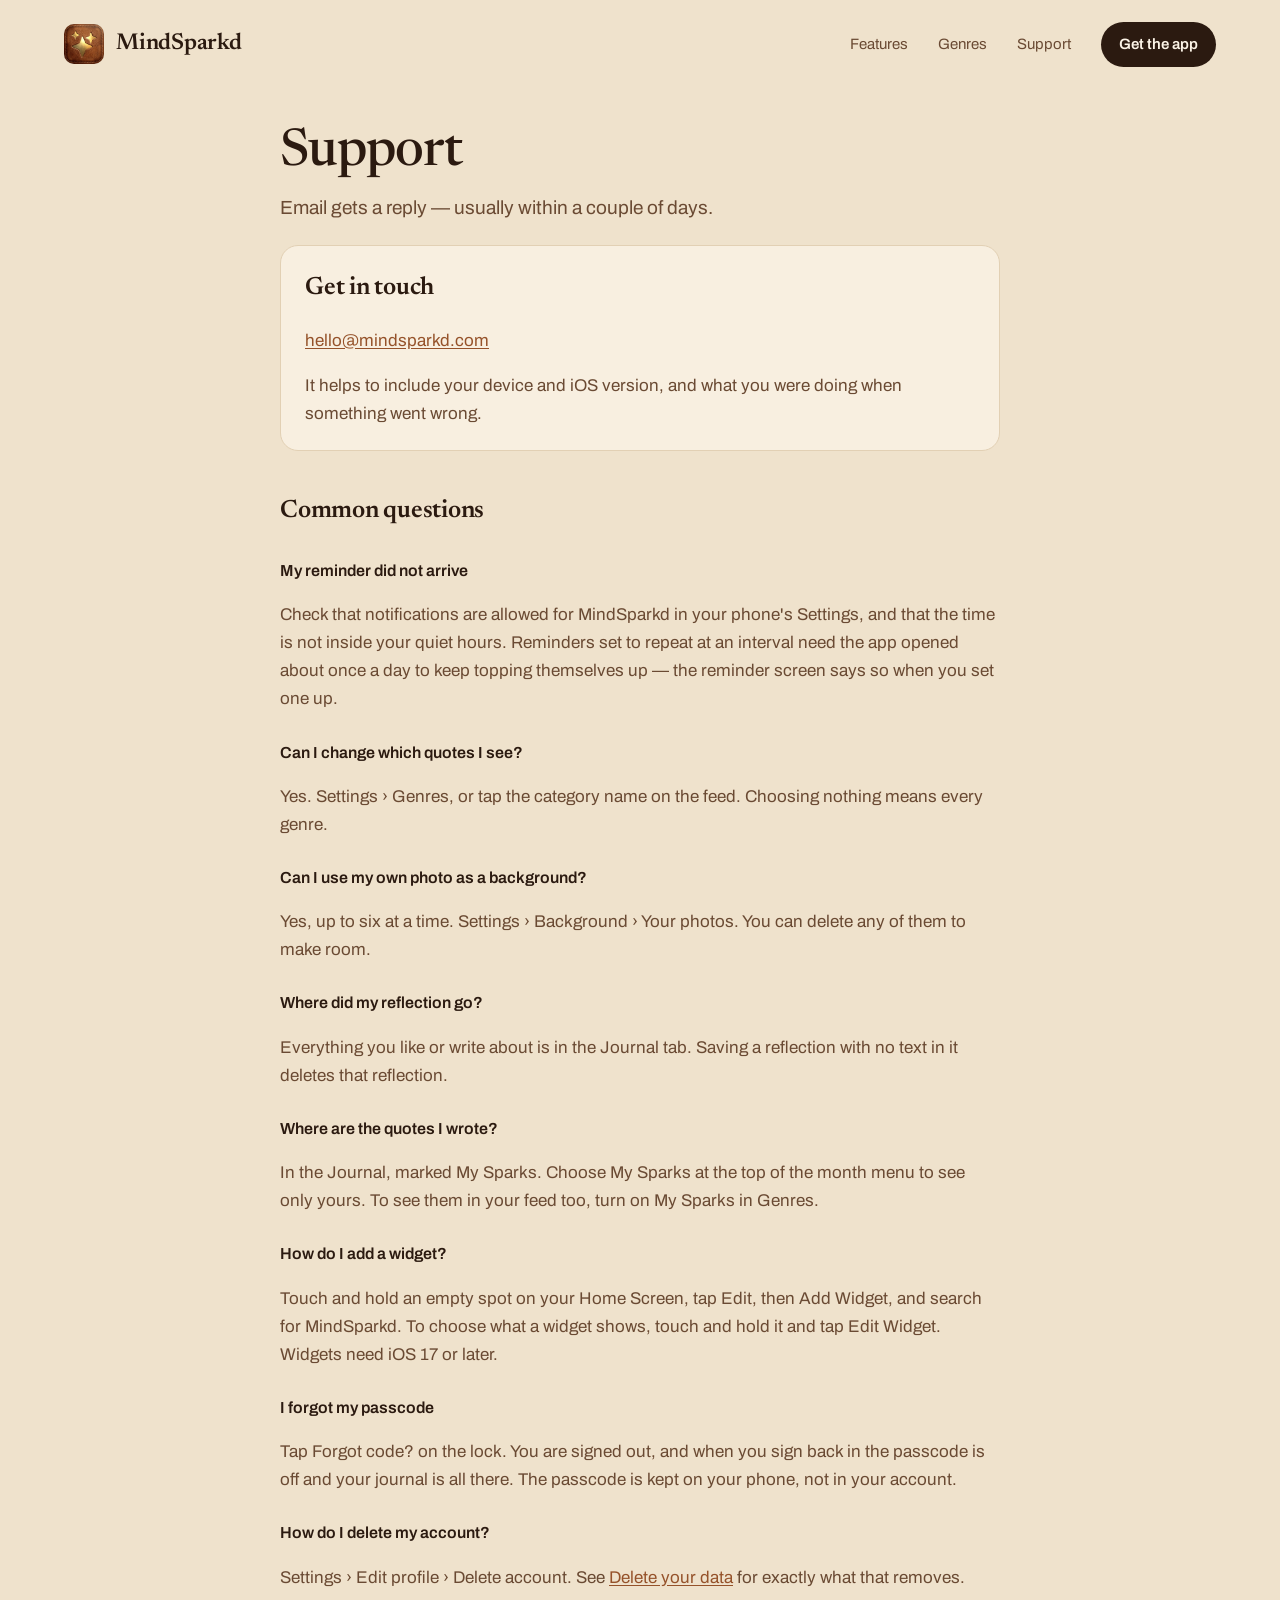
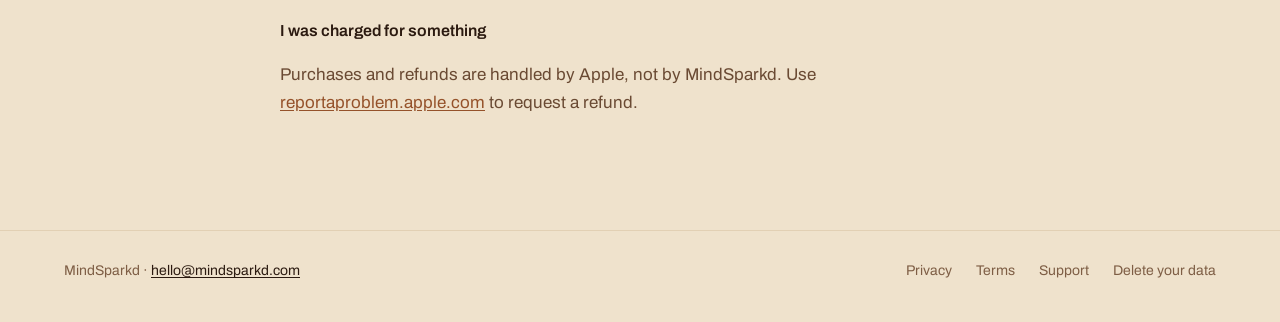
<file: support.html>
<!doctype html>
<html lang="en">
<head>
<meta charset="utf-8">
<meta name="viewport" content="width=device-width, initial-scale=1">
<link rel="icon" href="favicon.ico" sizes="any">
<link rel="apple-touch-icon" href="assets/apple-touch-icon.png">
<link rel="preconnect" href="https://fonts.googleapis.com">
<link rel="preconnect" href="https://fonts.gstatic.com" crossorigin>
<link href="https://fonts.googleapis.com/css2?family=Archivo:wght@400;500;600&family=Newsreader:opsz,wght@6..72,400;6..72,500;6..72,600&display=swap" rel="stylesheet">
<link rel="stylesheet" href="assets/style.css?v=20261021">
<title>Support &middot; MindSparkd</title>
<meta name="description" content="Help with MindSparkd, and how to get in touch.">
</head>
<body>
<header class="site-header">
  <div class="bar">
    <a class="brand" href="index.html">
      <img src="assets/icon.png" alt="" width="40" height="40">
      <span>MindSparkd</span>
    </a>
    <nav class="site-nav" aria-label="Main">
      <a href="index.html#features">Features</a>
      <a href="index.html#genres">Genres</a>
      <a href="support.html">Support</a>
      <a class="pill" href="index.html#download">Get the app</a>
    </nav>
  </div>
</header>

<main class="wrap">
<h1>Support</h1>
<p class="lede">Email gets a reply — usually within a couple of days.</p>

<div class="card">
  <h2>Get in touch</h2>
  <p><a href="mailto:hello@mindsparkd.com">hello@mindsparkd.com</a></p>
  <p>It helps to include your device and iOS version, and what you were doing
  when something went wrong.</p>
</div>

<h2>Common questions</h2>

<h3>My reminder did not arrive</h3>
<p>Check that notifications are allowed for MindSparkd in your phone's
Settings, and that the time is not inside your quiet hours. Reminders set to
repeat at an interval need the app opened about once a day to keep topping
themselves up — the reminder screen says so when you set one up.</p>

<h3>Can I change which quotes I see?</h3>
<p>Yes. Settings &rsaquo; Genres, or tap the category name on the feed. Choosing
nothing means every genre.</p>

<h3>Can I use my own photo as a background?</h3>
<p>Yes, up to six at a time. Settings &rsaquo; Background &rsaquo; Your photos.
You can delete any of them to make room.</p>

<h3>Where did my reflection go?</h3>
<p>Everything you like or write about is in the Journal tab. Saving a
reflection with no text in it deletes that reflection.</p>

<h3>Where are the quotes I wrote?</h3>
<p>In the Journal, marked My Sparks. Choose My Sparks at the top of the month
menu to see only yours. To see them in your feed too, turn on My Sparks in
Genres.</p>

<h3>How do I add a widget?</h3>
<p>Touch and hold an empty spot on your Home Screen, tap Edit, then Add
Widget, and search for MindSparkd. To choose what a widget shows, touch and
hold it and tap Edit Widget. Widgets need iOS 17 or later.</p>

<h3>I forgot my passcode</h3>
<p>Tap Forgot code? on the lock. You are signed out, and when you sign back in
the passcode is off and your journal is all there. The passcode is kept on
your phone, not in your account.</p>

<h3>How do I delete my account?</h3>
<p>Settings &rsaquo; Edit profile &rsaquo; Delete account. See <a href="delete-data.html">Delete your
data</a> for exactly what that removes.</p>

<h3>I was charged for something</h3>
<p>Purchases and refunds are handled by Apple, not by MindSparkd. Use
<a href="https://reportaproblem.apple.com">reportaproblem.apple.com</a> to
request a refund.</p>
</main>

<footer class="site-footer">
  <div class="bar">
    <p>MindSparkd · <a href="mailto:hello@mindsparkd.com">hello@mindsparkd.com</a></p>
    <nav aria-label="Legal">
      <a href="privacy.html">Privacy</a>
      <a href="terms.html">Terms</a>
      <a href="support.html">Support</a>
      <a href="delete-data.html">Delete your data</a>
    </nav>
  </div>
</footer>
</body>
</html>
</file>
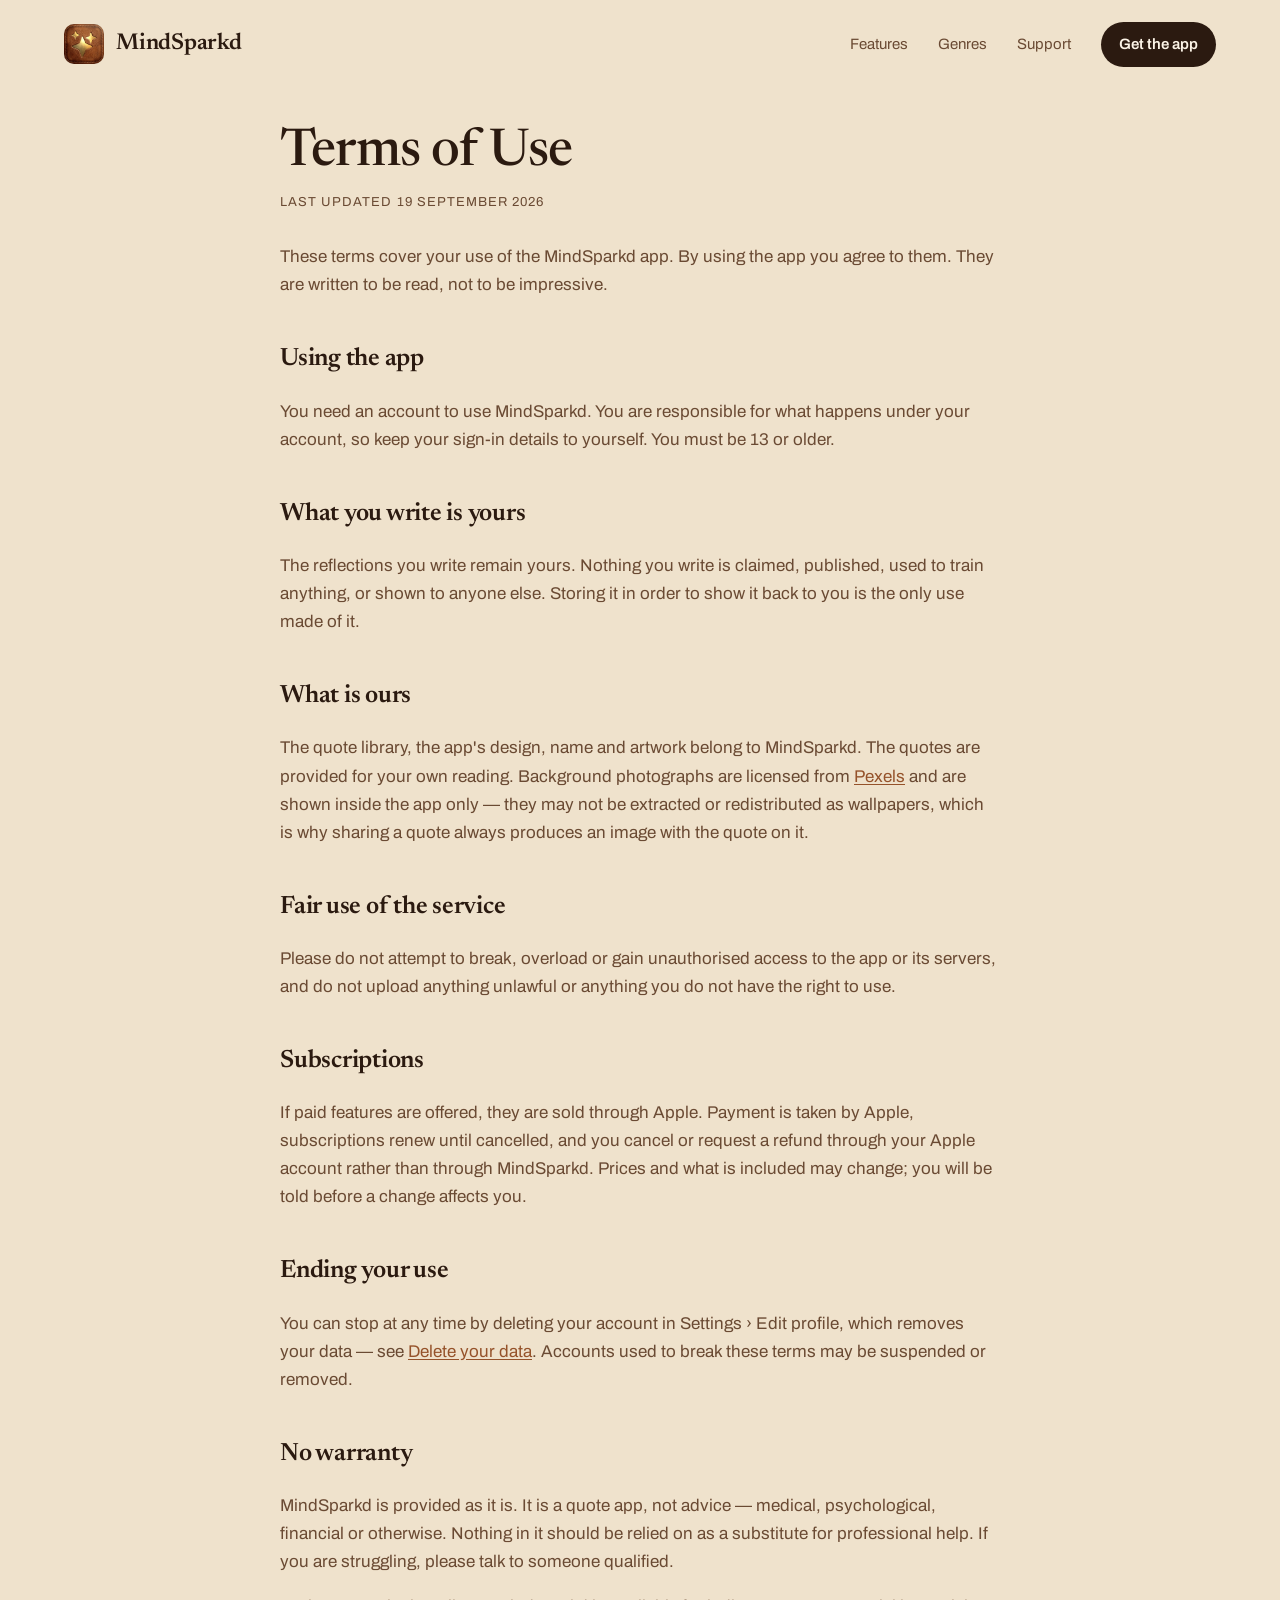
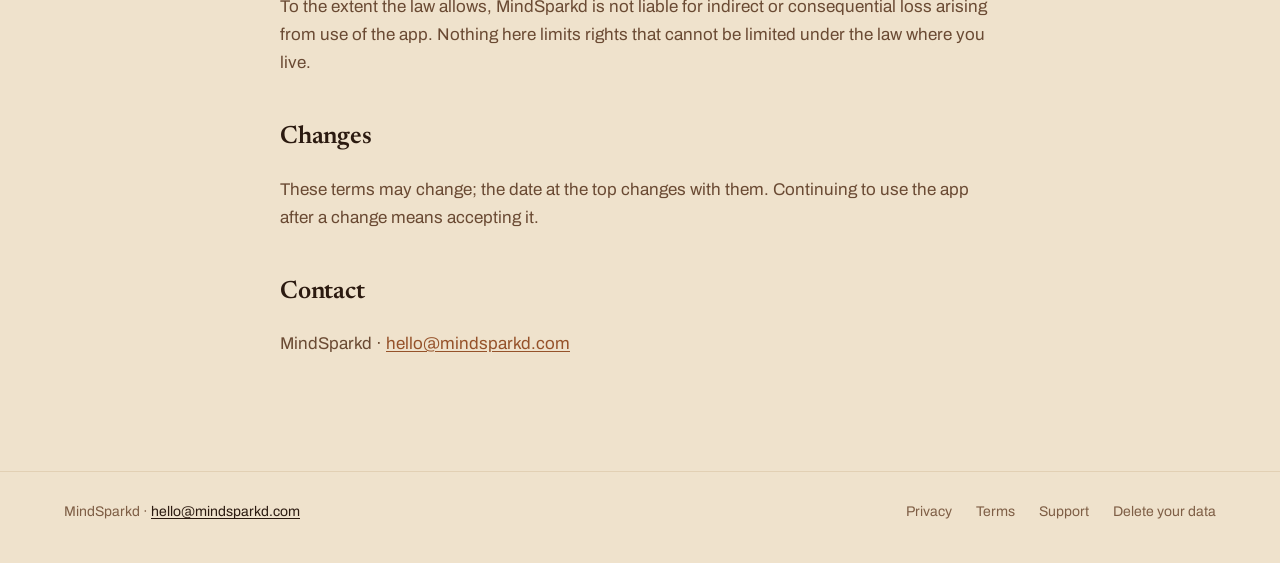
<file: terms.html>
<!doctype html>
<html lang="en">
<head>
<meta charset="utf-8">
<meta name="viewport" content="width=device-width, initial-scale=1">
<link rel="icon" href="favicon.ico" sizes="any">
<link rel="apple-touch-icon" href="assets/apple-touch-icon.png">
<link rel="preconnect" href="https://fonts.googleapis.com">
<link rel="preconnect" href="https://fonts.gstatic.com" crossorigin>
<link href="https://fonts.googleapis.com/css2?family=Archivo:wght@400;500;600&family=Newsreader:opsz,wght@6..72,400;6..72,500;6..72,600&display=swap" rel="stylesheet">
<link rel="stylesheet" href="assets/style.css?v=20261021">
<title>Terms of Use &middot; MindSparkd</title>
<meta name="description" content="The terms for using MindSparkd.">
</head>
<body>
<header class="site-header">
  <div class="bar">
    <a class="brand" href="index.html">
      <img src="assets/icon.png" alt="" width="40" height="40">
      <span>MindSparkd</span>
    </a>
    <nav class="site-nav" aria-label="Main">
      <a href="index.html#features">Features</a>
      <a href="index.html#genres">Genres</a>
      <a href="support.html">Support</a>
      <a class="pill" href="index.html#download">Get the app</a>
    </nav>
  </div>
</header>

<main class="wrap">
<h1>Terms of Use</h1>
<p class="updated">Last updated 19 September 2026</p>

<p>These terms cover your use of the MindSparkd app. By using the app you agree
to them. They are written to be read, not to be impressive.</p>

<h2>Using the app</h2>
<p>You need an account to use MindSparkd. You are responsible for what happens
under your account, so keep your sign-in details to yourself. You must be 13 or
older.</p>

<h2>What you write is yours</h2>
<p>The reflections you write remain yours. Nothing you write is claimed,
published, used to train anything, or shown to anyone else. Storing it in order
to show it back to you is the only use made of it.</p>

<h2>What is ours</h2>
<p>The quote library, the app's design, name and artwork belong to MindSparkd.
The quotes are provided for your own reading. Background photographs are
licensed from <a href="https://www.pexels.com">Pexels</a> and are shown inside
the app only — they may not be extracted or redistributed as wallpapers, which
is why sharing a quote always produces an image with the quote on it.</p>

<h2>Fair use of the service</h2>
<p>Please do not attempt to break, overload or gain unauthorised access to the
app or its servers, and do not upload anything unlawful or anything you do not
have the right to use.</p>

<h2>Subscriptions</h2>
<p>If paid features are offered, they are sold through Apple. Payment is taken
by Apple, subscriptions renew until cancelled, and you cancel or request a
refund through your Apple account rather than through MindSparkd. Prices and
what is included may change; you will be told before a change affects you.</p>

<h2>Ending your use</h2>
<p>You can stop at any time by deleting your account in Settings &rsaquo; Edit profile, which removes
your data — see <a href="delete-data.html">Delete your data</a>. Accounts used
to break these terms may be suspended or removed.</p>

<h2>No warranty</h2>
<p>MindSparkd is provided as it is. It is a quote app, not advice — medical,
psychological, financial or otherwise. Nothing in it should be relied on as a
substitute for professional help. If you are struggling, please talk to someone
qualified.</p>
<p>To the extent the law allows, MindSparkd is not liable for indirect or
consequential loss arising from use of the app. Nothing here limits rights that
cannot be limited under the law where you live.</p>

<h2>Changes</h2>
<p>These terms may change; the date at the top changes with them. Continuing to
use the app after a change means accepting it.</p>

<h2>Contact</h2>
<p>MindSparkd &middot;
<a href="mailto:hello@mindsparkd.com">hello@mindsparkd.com</a></p>
</main>

<footer class="site-footer">
  <div class="bar">
    <p>MindSparkd · <a href="mailto:hello@mindsparkd.com">hello@mindsparkd.com</a></p>
    <nav aria-label="Legal">
      <a href="privacy.html">Privacy</a>
      <a href="terms.html">Terms</a>
      <a href="support.html">Support</a>
      <a href="delete-data.html">Delete your data</a>
    </nav>
  </div>
</footer>
</body>
</html>
</file>
<file: assets/style.css>
/*
 * MindSparkd — the app's identity, on the web.
 *
 * The palette is lifted from `src/lib/theme.ts` in the mobile app: parchment
 * and cognac in light, charcoal and brass in dark. Newsreader and Archivo are
 * the identity's real faces -- the app falls back to system fonts because they
 * are not registered there yet, but the web can load them properly.
 *
 * This file is shared by every page: tokens, header, footer, and the reading
 * layout of the legal pages. The landing page adds `home.css` on top.
 */

:root {
  --bg: #EFE2CC;
  --surface: #F8EFE0;
  --surface-2: #E7D3B3;
  --border: #E2D0B4;
  --text: #2B1A10;
  --muted: #6A4A33;
  --faint: #7E5E45;
  --accent: #95522A;
  --accent-soft: rgba(149, 82, 42, 0.1);
  --brass: #C08A2E;
  --button-bg: #2B1A10;
  --button-text: #FBF3E6;

  /* Always dark, in both modes: the ink band, the privacy card, phone frames. */
  --ink: #16181B;
  --ink-surface: #1E2125;
  --ink-border: rgba(236, 230, 218, 0.14);
  --ink-text: #F4EEE3;
  --ink-muted: #BCB3A6;
  --cream: #FBF3E6;
  --gold: #D8A24B;

  --serif: 'Newsreader', Georgia, 'Times New Roman', serif;
  --sans: 'Archivo', -apple-system, 'Segoe UI', sans-serif;

  --page: 1200px;
  --gutter: clamp(16px, 5vw, 80px);
}

@media (prefers-color-scheme: dark) {
  :root:not([data-theme='light']) {
    --bg: #16181B;
    --surface: #1E2125;
    --surface-2: #262A2F;
    --border: rgba(236, 230, 218, 0.14);
    --text: #F4EEE3;
    --muted: #BCB3A6;
    --faint: #9A9186;
    --accent: #D08A55;
    --accent-soft: rgba(196, 118, 63, 0.14);
    --brass: #D8A24B;
    --button-bg: #FBF3E6;
    --button-text: #16181B;
    --ink: #0F1113;
    --ink-surface: #1A1D21;
  }
}

:root[data-theme='dark'] {
  --bg: #16181B;
  --surface: #1E2125;
  --surface-2: #262A2F;
  --border: rgba(236, 230, 218, 0.14);
  --text: #F4EEE3;
  --muted: #BCB3A6;
  --faint: #9A9186;
  --accent: #D08A55;
  --accent-soft: rgba(196, 118, 63, 0.14);
  --brass: #D8A24B;
  --button-bg: #FBF3E6;
  --button-text: #16181B;
  --ink: #0F1113;
  --ink-surface: #1A1D21;
}

* { box-sizing: border-box; }

html { scroll-behavior: smooth; }

body {
  margin: 0;
  background: var(--bg);
  color: var(--text);
  font-family: var(--sans);
  font-size: 17px;
  line-height: 1.65;
  -webkit-font-smoothing: antialiased;
  overflow-x: hidden;
}

img { display: block; max-width: 100%; }

a { color: var(--accent); text-underline-offset: 2px; }
a:hover { color: var(--text); }

:focus-visible {
  outline: 2px solid var(--accent);
  outline-offset: 3px;
  border-radius: 4px;
}

.bar {
  max-width: calc(var(--page) + 2 * var(--gutter));
  margin: 0 auto;
  padding: 0 var(--gutter);
}

/* Header ------------------------------------------------------------ */

.site-header .bar {
  display: flex;
  align-items: center;
  justify-content: space-between;
  gap: 16px;
  padding-top: 22px;
  padding-bottom: 22px;
}

.brand {
  display: flex;
  align-items: center;
  gap: 12px;
  text-decoration: none;
  color: var(--text);
}

.brand img {
  width: 40px;
  height: 40px;
  border-radius: 10px;
}

.brand span {
  font-family: var(--serif);
  font-size: 23px;
  font-weight: 600;
  letter-spacing: -0.01em;
}

.site-nav {
  display: flex;
  align-items: center;
  gap: 30px;
}

.site-nav a {
  color: var(--muted);
  text-decoration: none;
  font-size: 15px;
}

.site-nav a:hover { color: var(--text); }

.site-nav a.pill {
  padding: 10px 18px;
  border-radius: 999px;
  background: var(--button-bg);
  color: var(--button-text);
  font-weight: 600;
}

.site-nav a.pill:hover { color: var(--button-text); opacity: 0.88; }

@media (max-width: 720px) {
  .site-nav a:not(.pill) { display: none; }
  .brand img { width: 34px; height: 34px; border-radius: 8px; }
  .brand span { font-size: 21px; }
}

/* Footer ------------------------------------------------------------ */

.site-footer {
  border-top: 1px solid var(--border);
  font-size: 14px;
  color: var(--faint);
}

.site-footer .bar {
  display: flex;
  flex-wrap: wrap;
  align-items: center;
  justify-content: space-between;
  gap: 14px 32px;
  padding-top: 28px;
  padding-bottom: 40px;
}

.site-footer p { margin: 0; }
.site-footer p a { color: var(--text); }

.site-footer nav {
  display: flex;
  flex-wrap: wrap;
  gap: 8px 24px;
}

.site-footer nav a {
  color: var(--faint);
  text-decoration: none;
}

.site-footer nav a:hover { color: var(--text); }

/* Legal pages ------------------------------------------------------- */

.wrap {
  max-width: calc(720px + 2 * var(--gutter));
  margin: 0 auto;
  padding: 8px var(--gutter) 96px;
}

.wrap h1 {
  font-family: var(--serif);
  font-size: clamp(34px, 7vw, 52px);
  font-weight: 500;
  letter-spacing: -0.02em;
  line-height: 1.1;
  margin: 28px 0 10px;
}

.wrap h2 {
  font-family: var(--serif);
  font-size: 25px;
  font-weight: 600;
  letter-spacing: -0.01em;
  margin: 40px 0 10px;
}

.wrap h3 {
  font-family: var(--sans);
  font-size: 16px;
  font-weight: 600;
  margin: 26px 0 6px;
}

.wrap p, .wrap li { color: var(--muted); }
.wrap li { margin-bottom: 7px; }
.wrap ul { padding-left: 22px; }

strong { color: var(--text); font-weight: 600; }

.lede {
  font-size: 19px;
  color: var(--muted);
  margin-top: 0;
}

.updated {
  font-size: 13px;
  letter-spacing: 0.08em;
  text-transform: uppercase;
  color: var(--faint);
  margin: 0 0 30px;
}

.card {
  background: var(--surface);
  border: 1px solid var(--border);
  border-radius: 18px;
  padding: 22px 24px;
  margin: 22px 0;
}

.card h2, .card h3 { margin-top: 0; }
.card > :last-child { margin-bottom: 0; }

.note {
  background: var(--accent-soft);
  border-radius: 14px;
  padding: 16px 20px;
  margin: 22px 0;
}

.note > :last-child { margin-bottom: 0; }
.wrap .note p { color: var(--text); }

ol.steps {
  counter-reset: step;
  list-style: none;
  padding: 0;
  margin: 18px 0 0;
}

ol.steps li {
  counter-increment: step;
  position: relative;
  padding-left: 42px;
  margin-bottom: 16px;
}

ol.steps li::before {
  content: counter(step);
  position: absolute;
  left: 0;
  top: 1px;
  width: 27px;
  height: 27px;
  border-radius: 999px;
  background: var(--accent);
  color: var(--cream);
  font-size: 14px;
  font-weight: 600;
  display: flex;
  align-items: center;
  justify-content: center;
}
</file>
<file: assets/home.css>
/*
 * The landing page, on top of style.css.
 *
 * Merged from the three directions on the website canvas (2026-09-27, second
 * pass): B's night hero; C's quote wall and feature grid; B's strip of
 * backgrounds; A's genre chips and privacy card.
 */

:root {
  --sage: #DCE3D5;
  --sage-text: #1F2A1C;
  --leather: #2B1A10;
}

@media (prefers-color-scheme: dark) {
  :root:not([data-theme='light']) {
    --sage: #223029;
    --sage-text: #E3EBDD;
  }
}

:root[data-theme='dark'] {
  --sage: #223029;
  --sage-text: #E3EBDD;
}

.eyebrow {
  margin: 0;
  font-size: 13px;
  font-weight: 600;
  letter-spacing: 0.16em;
  text-transform: uppercase;
  color: var(--accent);
}

.display {
  margin: 16px 0 0;
  font-family: var(--serif);
  font-size: clamp(34px, 4.4vw, 52px);
  line-height: 1.08;
  font-weight: 500;
  letter-spacing: -0.02em;
  color: var(--text);
}

.display em { color: var(--accent); }

@media (max-width: 720px) { br.lg { display: none; } }

/* Icons: one sprite, drawn with the current text colour. */
.i {
  width: 22px;
  height: 22px;
  fill: none;
  stroke: currentColor;
  stroke-width: 1.8;
  stroke-linecap: round;
  stroke-linejoin: round;
  flex-shrink: 0;
}

/* The App Store badge ------------------------------------------------ */

.store {
  display: inline-flex;
  align-items: center;
  gap: 12px;
  min-height: 52px;
  padding: 0 24px 0 20px;
  border-radius: 14px;
  background: var(--button-bg);
  color: var(--button-text);
  font-size: 16px;
  font-weight: 600;
  text-decoration: none;
}

.store .i { stroke-width: 1.6; }

/* A phone, drawn in CSS ----------------------------------------------
 *
 * Everything inside is sized in em, and the frame's font-size is its width
 * divided by 29, so setting --pw alone scales the whole phone. At 290px wide,
 * 1em is 10px.
 */

.phone {
  --pw: 290px;
  position: relative;
  width: var(--pw);
  aspect-ratio: 290 / 600;
  font-size: calc(var(--pw) / 29);
  padding: 0.9em;
  border-radius: 4.8em;
  background: #0E0D0C;
  box-shadow: 0 3em 6em -2em rgba(30, 18, 8, 0.55), inset 0 0 0 1px rgba(255, 255, 255, 0.06);
  flex-shrink: 0;
  font-family: var(--sans);
}

.screen {
  position: relative;
  width: 100%;
  height: 100%;
  border-radius: 3.9em;
  overflow: hidden;
  background: #17120E;
  color: var(--cream);
  text-align: left;
}

.screen > img {
  position: absolute;
  inset: 0;
  width: 100%;
  height: 100%;
  object-fit: cover;
}

/* The same always-on scrim as QuoteBackground in the app. */
.screen::before {
  content: '';
  position: absolute;
  inset: 0;
  z-index: 1;
  background: rgba(12, 9, 6, 0.3);
}

/* The app's Home, measured off build 21: header, labelled rail, the hint
 * and the five-tab pill with Home as a capsule. */
.screen .top {
  position: absolute;
  top: 8.2%;
  left: 4.9%;
  right: 4.9%;
  z-index: 2;
  display: flex;
  align-items: center;
  gap: 0.6em;
}

.screen .mark {
  width: 1.25em;
  height: 1.25em;
  flex-shrink: 0;
  background: var(--cream);
  -webkit-mask: url('art/sparkles.png') center / contain no-repeat;
  mask: url('art/sparkles.png') center / contain no-repeat;
}

.screen .top b {
  font-family: var(--serif);
  font-size: 1.1em;
  font-weight: 600;
  white-space: nowrap;
}

.screen .streak {
  margin-left: auto;
  display: flex;
  align-items: center;
  gap: 0.35em;
  font-size: 0.68em;
  font-weight: 600;
}

.screen .streak .i { width: 1.4em; height: 1.4em; color: #D8A24B; fill: #D8A24B; }

.screen .cat {
  display: flex;
  align-items: center;
  gap: 0.35em;
  padding: 0.6em 0.75em 0.6em 1.1em;
  border-radius: 999px;
  background: rgba(251, 243, 230, 0.08);
  border: 1px solid rgba(251, 243, 230, 0.32);
  font-size: 0.62em;
  font-weight: 600;
  letter-spacing: 0.2em;
  text-transform: uppercase;
  white-space: nowrap;
}

.screen .cat .i { width: 1.3em; height: 1.3em; stroke-width: 2.4; }

.screen .body {
  position: absolute;
  inset: 0;
  z-index: 2;
  padding: 0 25% 0 5.6%;
  display: flex;
  flex-direction: column;
  justify-content: center;
}

.screen .q {
  margin: 0;
  font-family: var(--serif);
  font-size: 1.95em;
  line-height: 1.32;
  font-weight: 500;
  text-shadow: 0 1px 12px rgba(0, 0, 0, 0.45);
}

.screen .by {
  margin: 1em 0 0;
  font-size: 0.78em;
  letter-spacing: 0.16em;
  text-transform: uppercase;
  color: rgba(251, 243, 230, 0.82);
}

.screen .rail {
  position: absolute;
  top: 35.7%;
  right: 5.4%;
  z-index: 2;
  display: flex;
  flex-direction: column;
  gap: 1.35em;
}

.screen .rail span { display: flex; flex-direction: column; align-items: center; gap: 0.45em; }

.screen .rail i {
  width: 3.3em;
  height: 3.3em;
  border-radius: 999px;
  background: rgba(20, 16, 12, 0.3);
  border: 1px solid rgba(251, 243, 230, 0.2);
  display: flex;
  align-items: center;
  justify-content: center;
}

.screen .rail .i { width: 1.4em; height: 1.4em; }
.screen .rail .liked i { border: 1.5px solid #D8A24B; }
.screen .rail .liked .i { color: #D8A24B; fill: #D8A24B; }

.screen .rail small {
  font-size: 0.66em;
  font-weight: 500;
  color: rgba(251, 243, 230, 0.9);
  text-shadow: 0 1px 6px rgba(0, 0, 0, 0.45);
}

.screen .swipe {
  position: absolute;
  bottom: 13.2%;
  left: 0;
  right: 0;
  z-index: 2;
  margin: 0;
  display: flex;
  align-items: center;
  justify-content: center;
  gap: 0.6em;
  font-size: 0.64em;
  font-weight: 600;
  letter-spacing: 0.24em;
  text-transform: uppercase;
  color: rgba(251, 243, 230, 0.85);
}

.screen .swipe .i { width: 1.5em; height: 1.5em; stroke-width: 2.2; }

.screen .nav {
  position: absolute;
  bottom: 5.2%;
  left: 50%;
  transform: translateX(-50%);
  z-index: 2;
  display: flex;
  align-items: center;
  gap: 0.15em;
  padding: 0.42em;
  border-radius: 999px;
  background: rgba(30, 20, 13, 0.92);
  border: 1px solid rgba(251, 243, 230, 0.1);
}

.screen .nav span {
  width: 3.25em;
  height: 2.85em;
  border-radius: 999px;
  display: flex;
  align-items: center;
  justify-content: center;
  color: rgba(251, 243, 230, 0.88);
}

.screen .nav .i { width: 1.3em; height: 1.3em; }

.screen .nav span.on {
  width: auto;
  padding: 0 1.5em 0 1.2em;
  gap: 0.55em;
  background: #95522A;
  color: var(--cream);
}

.screen .nav span.on .i { fill: currentColor; }
.screen .nav span.on b { font-size: 0.8em; font-weight: 600; }

/* Write, the gold pen in the middle of the app's pill. */
.screen .nav span.write { color: var(--gold); }

/* Hero: the night sky ---------------------------------------------- *
 *
 * A photo, so it is dark in both modes. On this page the header is laid over
 * it rather than above it, so it gets light colours of its own.
 */

.site-header.over-hero {
  position: absolute;
  top: 0;
  left: 0;
  right: 0;
  z-index: 3;
}

.over-hero .brand { color: var(--cream); }
.over-hero .site-nav a { color: rgba(244, 238, 227, 0.75); }
.over-hero .site-nav a:hover { color: var(--cream); }
.over-hero .site-nav a.pill { background: var(--cream); color: #16181B; }
.over-hero :focus-visible { outline-color: var(--gold); }

.hero {
  position: relative;
  overflow: hidden;
  background: #0E0F11;
  color: var(--cream);
}

.hero > .sky {
  position: absolute;
  inset: 0;
  width: 100%;
  height: 100%;
  object-fit: cover;
  object-position: center 40%;
  z-index: 0;
}

.hero::before {
  content: '';
  position: absolute;
  inset: 0;
  z-index: 1;
  background: rgba(14, 15, 17, 0.55);
}

.hero > .bar { position: relative; z-index: 2; }

.hero :focus-visible { outline-color: var(--gold); }

.hero-body {
  display: grid;
  grid-template-columns: minmax(0, 1fr) auto;
  align-items: center;
  gap: 80px;
  padding-top: 132px;
  padding-bottom: 112px;
}

.badge {
  display: inline-flex;
  margin: 0;
  padding: 7px 14px;
  border-radius: 999px;
  border: 1px solid rgba(251, 243, 230, 0.3);
  background: rgba(251, 243, 230, 0.1);
  font-size: 13px;
  font-weight: 600;
  letter-spacing: 0.04em;
}

/* Four items: a touch smaller on the narrowest phones, so the pill stays one line. */
@media (max-width: 380px) { .badge { font-size: 12px; letter-spacing: 0.02em; } }

.hero h1 {
  margin: 26px 0 0;
  font-family: var(--serif);
  font-size: clamp(50px, 6.6vw, 84px);
  line-height: 1;
  font-weight: 500;
  letter-spacing: -0.03em;
}

.hero h1 em { color: var(--gold); }

.hero .lede {
  max-width: 545px;
  margin: 28px 0 0;
  font-size: 20px;
  line-height: 1.6;
  color: rgba(251, 243, 230, 0.82);
}

.hero .store { margin-top: 38px; background: var(--cream); color: #16181B; scroll-margin-top: 24px; }

.hero .phone { --pw: 320px; }

@media (max-width: 900px) {
  .hero-body { grid-template-columns: minmax(0, 1fr); gap: 56px; padding-top: 112px; padding-bottom: 80px; }
  .hero .phone { --pw: min(290px, 74vw); margin: 0 auto; }
}

/* Quote wall ------------------------------------------------------- */

.wall-section { padding-top: 96px; }

.wall-head { text-align: center; }

.wall-head h2 {
  margin: 0;
  font-family: var(--serif);
  font-size: clamp(42px, 5.6vw, 72px);
  line-height: 1.04;
  font-weight: 500;
  letter-spacing: -0.03em;
}

.wall-head h2 em { color: var(--accent); }

.wall-head p {
  max-width: 620px;
  margin: 24px auto 0;
  font-size: 19px;
  line-height: 1.6;
  color: var(--muted);
}

.wall-head .see-all {
  display: inline-block;
  margin-top: 20px;
  font-size: 16px;
  font-weight: 600;
}

@media (max-width: 720px) { .wall-section { padding-top: 72px; } }

.wall {
  position: relative;
  max-height: 860px;
  overflow: hidden;
  margin-top: 48px;
}

.wall::after {
  content: '';
  position: absolute;
  left: 0;
  right: 0;
  bottom: 0;
  height: 260px;
  background: linear-gradient(transparent, var(--bg));
  pointer-events: none;
}

.cols {
  column-count: 4;
  column-gap: 18px;
}

.qcard {
  break-inside: avoid;
  margin: 0 0 18px;
  padding: 26px 26px 22px;
  border-radius: 20px;
  background: var(--surface);
  border: 1px solid var(--border);
  color: var(--text);
}

.qcard.tan { background: var(--surface-2); }
.qcard.sage { background: var(--sage); color: var(--sage-text); }
.qcard.leather { background: var(--leather); border-color: transparent; color: var(--cream); }
.qcard.cognac { background: #95522A; border-color: transparent; color: var(--cream); }

.qcard .g {
  margin: 0;
  font-size: 12px;
  font-weight: 600;
  letter-spacing: 0.12em;
  text-transform: uppercase;
  opacity: 0.7;
}

.qcard blockquote {
  margin: 12px 0 0;
  font-family: var(--serif);
  font-size: 19px;
  line-height: 1.32;
  font-weight: 500;
}

.qcard.big blockquote { font-size: 22px; }

.qcard .by { margin: 14px 0 0; font-size: 13px; opacity: 0.75; }

.qcard .acts {
  display: flex;
  gap: 14px;
  margin-top: 18px;
  opacity: 0.6;
}

.qcard .acts .i { width: 18px; height: 18px; }

@media (max-width: 1040px) { .cols { column-count: 3; } }
@media (max-width: 760px) { .cols { column-count: 2; column-gap: 12px; } .qcard { margin-bottom: 12px; padding: 20px 18px 18px; } }
@media (max-width: 480px) { .cols { column-count: 1; } .wall { max-height: 720px; } }

/* Features: C's grid beside two phones ----------------------------- */

.features .bar {
  display: grid;
  grid-template-columns: minmax(0, 1fr) auto;
  align-items: center;
  gap: 80px;
  padding-top: 40px;
  padding-bottom: 104px;
  scroll-margin-top: 16px;
}

.features h2 {
  margin: 0;
  font-family: var(--serif);
  font-size: clamp(38px, 4.4vw, 54px);
  line-height: 1.06;
  font-weight: 500;
  letter-spacing: -0.02em;
}

.feat-grid {
  display: grid;
  grid-template-columns: repeat(2, minmax(0, 1fr));
  gap: 30px 36px;
  margin: 40px 0 0;
  padding: 0;
  list-style: none;
}

.feat-grid li { display: flex; gap: 18px; align-items: flex-start; }

.feat-grid .ico {
  width: 48px;
  height: 48px;
  flex-shrink: 0;
  border-radius: 14px;
  background: var(--surface);
  border: 1px solid var(--border);
  display: flex;
  align-items: center;
  justify-content: center;
  color: var(--accent);
}

.feat-grid h3 {
  margin: 0;
  font-family: var(--serif);
  font-size: 24px;
  font-weight: 600;
  line-height: 1.3;
}

.feat-grid p { margin: 6px 0 0; font-size: 16.5px; line-height: 1.6; color: var(--muted); }

.pair { display: flex; align-items: center; gap: 22px; }
.pair .phone:first-child { --pw: 260px; }
.pair .phone:last-child { --pw: 230px; }

@media (max-width: 1080px) {
  .features .bar { grid-template-columns: minmax(0, 1fr); gap: 56px; padding-bottom: 80px; }
  .pair { justify-content: center; }
  .pair .phone:first-child { --pw: min(260px, 46vw); }
  .pair .phone:last-child { --pw: min(230px, 40vw); }
}

@media (max-width: 560px) { .feat-grid { grid-template-columns: minmax(0, 1fr); gap: 26px; } }

/* Beyond the feed: Write, widgets and the passcode (2.7.0) ---------- *
 *
 * Each card's picture is drawn from the app's own art: the book cover's
 * leather and brass lock, and the widgets' sparkles. Sized in cqw, so a
 * picture scales with its card.
 */

.extras {
  padding: 96px 0 104px;
  background: var(--surface);
  border-top: 1px solid var(--border);
  border-bottom: 1px solid var(--border);
  text-align: center;
}

.extras .display { margin-top: 14px; }

.extra-grid {
  display: grid;
  grid-template-columns: repeat(3, minmax(0, 1fr));
  gap: 32px;
  margin: 52px 0 0;
  padding: 0;
  list-style: none;
  text-align: left;
}

.extra-grid > li > h3 {
  margin: 24px 0 0;
  font-family: var(--serif);
  font-size: 24px;
  font-weight: 600;
  line-height: 1.3;
}

.extra-grid > li > p { margin: 8px 0 0; font-size: 16.5px; line-height: 1.6; color: var(--muted); }

.art {
  container-type: inline-size;
  position: relative;
  aspect-ratio: 5 / 4;
  border-radius: 24px;
  overflow: hidden;
  display: flex;
  align-items: center;
  justify-content: center;
}

/* Write: an own entry, as the Journal shows it. */
.art-write { background: var(--surface-2); }
.art-write .qcard { width: 74%; margin: 0; transform: rotate(-2deg); box-shadow: 0 18px 40px -18px rgba(30, 18, 8, 0.6); }
.art-write .qcard .g { color: var(--gold); opacity: 1; }
.art-write .qcard blockquote { font-size: 5.6cqw; }

/* Widgets: four small ones on a night Home Screen. */
.art-widgets .wall-photo { position: absolute; inset: 0; width: 100%; height: 100%; object-fit: cover; filter: brightness(0.7); }

.widgets {
  position: relative;
  display: grid;
  grid-template-columns: repeat(2, 30cqw);
  gap: 4.5cqw;
}

.w {
  position: relative;
  width: 30cqw;
  height: 30cqw;
  border-radius: 7cqw;
  overflow: hidden;
  padding: 3.2cqw;
  display: flex;
  flex-direction: column;
  color: var(--cream);
  font-size: 2.6cqw;
  font-weight: 600;
  box-shadow: 0 2cqw 5cqw -2cqw rgba(0, 0, 0, 0.6);
}

.w-quote > img { position: absolute; inset: 0; width: 100%; height: 100%; object-fit: cover; }
.w-quote::before { content: ''; position: absolute; inset: 0; background: rgba(12, 9, 6, 0.3); }
.w-quote p {
  position: relative;
  margin: auto 0;
  font-family: var(--serif);
  font-size: 3.6cqw;
  line-height: 1.25;
  font-weight: 500;
  text-shadow: 0 1px 6px rgba(0, 0, 0, 0.45);
}

.w-streak { background: var(--ink-surface); justify-content: flex-end; }
.w-streak .i { position: absolute; top: 3.2cqw; left: 3.2cqw; width: 7cqw; height: 7cqw; color: #C4763F; stroke-width: 2; }
.w-streak b { font-family: var(--serif); font-size: 10cqw; line-height: 1; font-weight: 600; }
.w-streak span { margin-top: 0.6cqw; color: var(--ink-muted); }

.w-tap,
.w-spark { align-items: center; justify-content: center; gap: 2cqw; text-align: center; }
.w-tap { background: url('art/leather-dark.jpg') center / cover; }
.w-spark { background: url('art/leather-cognac.jpg') center / cover; }

.w-tap .sparkles {
  width: 11cqw;
  height: 11cqw;
  background: var(--gold);
  -webkit-mask: url('art/sparkles.png') center / contain no-repeat;
  mask: url('art/sparkles.png') center / contain no-repeat;
}

.w-spark .i { width: 8cqw; height: 8cqw; color: var(--gold); }

/* The passcode: the book's brass lock on its leather. */
.art-lock {
  flex-direction: column;
  gap: 7cqw;
  background:
    radial-gradient(ellipse at center, rgba(0, 0, 0, 0) 45%, rgba(0, 0, 0, 0.5) 100%),
    url('art/leather-dark.jpg') center / cover;
}

.art-lock .foil {
  font-family: var(--serif);
  font-size: 7.5cqw;
  font-weight: 500;
  letter-spacing: 0.02em;
  color: var(--gold);
  text-shadow: 0 1px 0 rgba(0, 0, 0, 0.5);
}

.art-lock img { width: 56%; height: auto; filter: drop-shadow(0 2cqw 3cqw rgba(0, 0, 0, 0.6)); }

@media (max-width: 960px) {
  .extras { padding: 80px 0 88px; }
  .extra-grid { grid-template-columns: minmax(0, 1fr); gap: 48px; max-width: 520px; margin-left: auto; margin-right: auto; }
}

/* The night strip -------------------------------------------------- */

.ink {
  background: var(--ink);
  color: var(--ink-text);
  padding: 88px 0 96px;
  text-align: center;
}

.ink .display { margin: 0; color: var(--ink-text); }

.ink .bar > p {
  max-width: 560px;
  margin: 16px auto 0;
  font-size: 18px;
  color: var(--ink-muted);
}

.strip {
  container-type: inline-size;
  margin-top: 56px;
}

.strip-row {
  display: flex;
  justify-content: center;
  align-items: flex-end;
  gap: 1.6cqw;
}

.strip .phone { box-shadow: 0 3em 6em -2em rgba(0, 0, 0, 0.7), inset 0 0 0 1px rgba(255, 255, 255, 0.08); }
.strip .phone:nth-child(1), .strip .phone:nth-child(5) { --pw: min(210px, 17cqw); }
.strip .phone:nth-child(2), .strip .phone:nth-child(4) { --pw: min(230px, 18.6cqw); }
.strip .phone:nth-child(3) { --pw: min(250px, 20.2cqw); }

@media (max-width: 720px) {
  .ink { padding: 72px 0 80px; }
  .strip .phone:nth-child(1), .strip .phone:nth-child(5) { display: none; }
  .strip .phone:nth-child(2), .strip .phone:nth-child(4) { --pw: 29cqw; }
  .strip .phone:nth-child(3) { --pw: 34cqw; }
  .strip-row { gap: 2.5cqw; }
}

/* Genres ----------------------------------------------------------- */

.genres {
  text-align: center;
  padding: 104px 0 96px;
}

.chips {
  display: flex;
  flex-wrap: wrap;
  justify-content: center;
  gap: 10px;
  max-width: 1000px;
  margin: 44px auto 0;
  padding: 0;
  list-style: none;
}

.chips li {
  padding: 9px 16px;
  border-radius: 999px;
  border: 1px solid var(--border);
  background: var(--surface);
  color: var(--muted);
  font-size: 15px;
  font-weight: 500;
  line-height: 1.4;
}

.genres .more { margin: 28px 0 0; font-size: 16px; color: var(--faint); }

@media (max-width: 720px) {
  .genres { padding: 80px 0 72px; }
  .chips li { font-size: 14px; padding: 7px 13px; }
}

/* The privacy promise ---------------------------------------------- */

.promise { padding-bottom: 96px; }

.promise-card {
  display: flex;
  align-items: center;
  gap: 56px;
  padding: 60px 68px;
  border-radius: 28px;
  background: var(--leather);
  color: var(--cream);
}

@media (prefers-color-scheme: dark) {
  :root:not([data-theme='light']) .promise-card { background: var(--ink-surface); border: 1px solid var(--ink-border); }
}

:root[data-theme='dark'] .promise-card { background: var(--ink-surface); border: 1px solid var(--ink-border); }

.promise-card .lock {
  width: 64px;
  height: 64px;
  flex-shrink: 0;
  border-radius: 18px;
  background: rgba(251, 243, 230, 0.1);
  display: flex;
  align-items: center;
  justify-content: center;
  color: var(--gold);
}

.promise-card .lock .i { width: 30px; height: 30px; }

.promise-card h2 {
  margin: 0;
  font-family: var(--serif);
  font-size: clamp(30px, 3.2vw, 38px);
  font-weight: 500;
  letter-spacing: -0.015em;
  line-height: 1.15;
}

.promise-card p {
  margin: 12px 0 0;
  max-width: 640px;
  font-size: 17.5px;
  line-height: 1.6;
  color: rgba(251, 243, 230, 0.8);
}

.promise-card a {
  color: var(--gold);
  font-size: 16px;
  font-weight: 600;
  white-space: nowrap;
}

.promise-card a:hover { color: var(--cream); }

@media (max-width: 860px) {
  .promise-card { flex-direction: column; align-items: flex-start; gap: 24px; padding: 40px 28px; }
  .promise { padding-bottom: 72px; }
}
</file>
